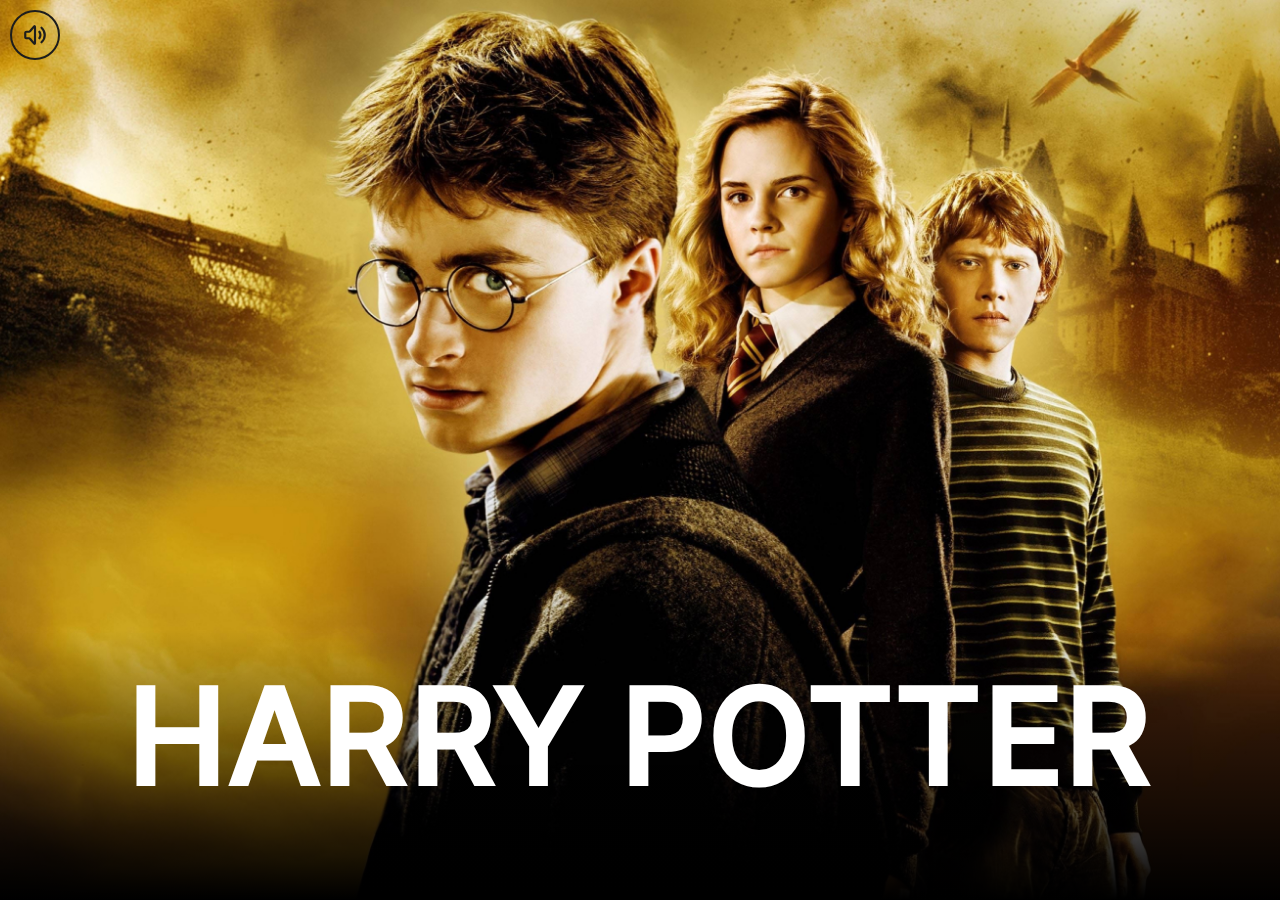
<file: index.html>
<!DOCTYPE html>
<html lang="en">
  <head>
    <meta charset="UTF-8" />
    <meta name="viewport" content="width=device-width, initial-scale=1.0" />
    <title>Harry Potter</title>
    <link rel="stylesheet" href="/css/styles.css" />
    <link rel="icon" href="/images/icons/favicon.svg" />
  </head>
  <body>
    <main class="hero">
      <button class="hero__volume" type="button">
        <svg
          class="hero__icon"
          viewBox="0 0 24 24"
          fill="none"
          xmlns="http://www.w3.org/2000/svg"
          width="26"
          height="26"
        >
          <g id="SVGRepo_bgCarrier" stroke-width="0"></g>
          <g id="SVGRepo_tracerCarrier" stroke-linecap="round" stroke-linejoin="round"></g>
          <g id="SVGRepo_iconCarrier">
            <path
              d="M16.0004 9.00009C16.6281 9.83575 17 10.8745 17 12.0001C17 13.1257 16.6281 14.1644 16.0004 15.0001M18 5.29177C19.8412 6.93973 21 9.33459 21 12.0001C21 14.6656 19.8412 17.0604 18 18.7084M4.6 9.00009H5.5012C6.05213 9.00009 6.32759 9.00009 6.58285 8.93141C6.80903 8.87056 7.02275 8.77046 7.21429 8.63566C7.43047 8.48353 7.60681 8.27191 7.95951 7.84868L10.5854 4.69758C11.0211 4.17476 11.2389 3.91335 11.4292 3.88614C11.594 3.86258 11.7597 3.92258 11.8712 4.04617C12 4.18889 12 4.52917 12 5.20973V18.7904C12 19.471 12 19.8113 11.8712 19.954C11.7597 20.0776 11.594 20.1376 11.4292 20.114C11.239 20.0868 11.0211 19.8254 10.5854 19.3026L7.95951 16.1515C7.60681 15.7283 7.43047 15.5166 7.21429 15.3645C7.02275 15.2297 6.80903 15.1296 6.58285 15.0688C6.32759 15.0001 6.05213 15.0001 5.5012 15.0001H4.6C4.03995 15.0001 3.75992 15.0001 3.54601 14.8911C3.35785 14.7952 3.20487 14.6422 3.10899 14.4541C3 14.2402 3 13.9601 3 13.4001V10.6001C3 10.04 3 9.76001 3.10899 9.54609C3.20487 9.35793 3.35785 9.20495 3.54601 9.10908C3.75992 9.00009 4.03995 9.00009 4.6 9.00009Z"
              stroke="#000000"
              stroke-width="2"
              stroke-linecap="round"
              stroke-linejoin="round"
            ></path>
          </g>
        </svg>
        <span class="hero__volume-close"></span>
        <span class="visually-hidden">button music</span>
      </button>
      <audio class="hero__audio" src="/music/bgmusic.mp3" autoplay loop></audio>
      <a class="hero__link" href="welcome.html">
        <h1 class="hero__title">harry potter</h1>
        <span class="visually-hidden">next page - welcome</span>
      </a>
    </main>
    <script src="/js/index.js"></script>
  </body>
</html>
</file>
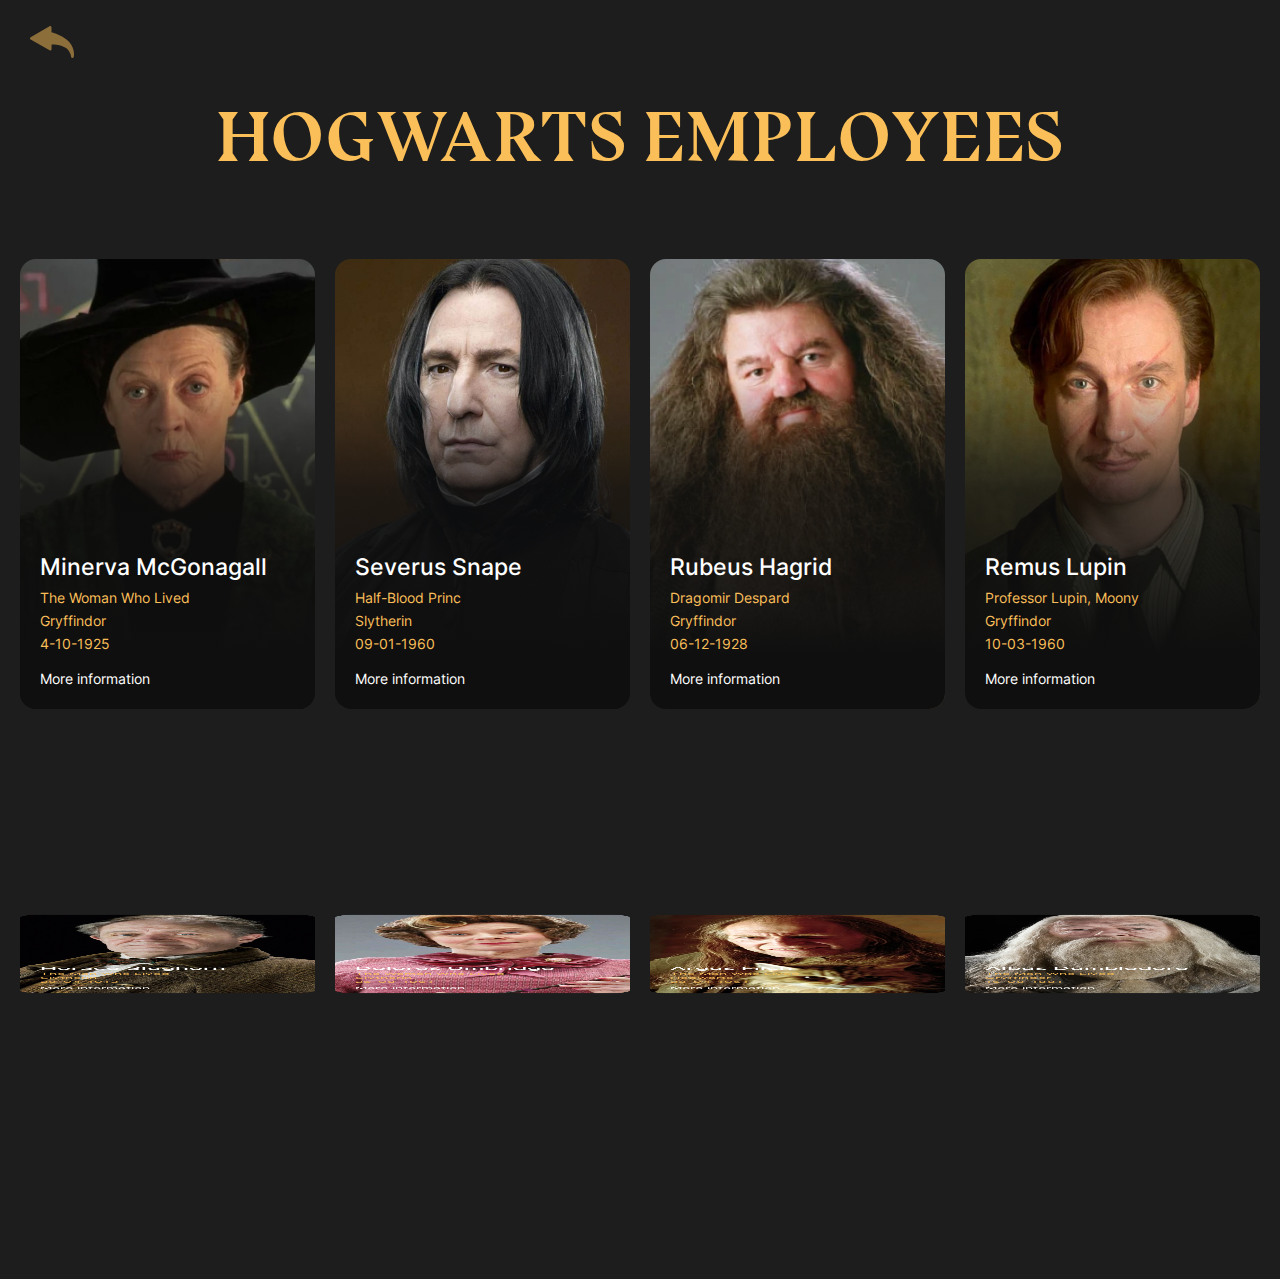
<file: employees.html>
<!DOCTYPE html>
<html lang="en">
  <head>
    <meta charset="UTF-8" />
    <meta name="viewport" content="width=device-width, initial-scale=1.0" />
    <title>Harry Potter</title>
    <link rel="stylesheet" href="/css/styles.css" />
    <link rel="icon" href="/images/icons/favicon.svg" />
  </head>
  <body>
    <a class="back-arrow" href="./welcome.html" title="Back to all characters">
      <svg
        version="1.1"
        id="Capa_1"
        xmlns="http://www.w3.org/2000/svg"
        xmlns:xlink="http://www.w3.org/1999/xlink"
        width="44"
        height="44"
        viewBox="0 0 414.34 414.34"
        xml:space="preserve"
      >
        <g>
          <path
            d="M6.076,162.616L183.835,58.601c3.795-2.222,8.485-2.241,12.304-0.057c3.815,2.187,6.17,6.246,6.174,10.644l0.036,46.966
  		c0.213,0.052,0.38,0.094,0.495,0.126c4.441,1.239,9.163,2.603,14.854,4.294c18.457,5.483,37.417,12.593,59.668,22.374
  		c19.31,8.487,38.2,19.442,56.149,32.559c12.826,9.373,24.895,20.182,35.867,32.126c29.857,32.497,46.216,75.647,44.881,118.391
  		c-0.233,7.489-1.076,14.674-1.869,20.716c-0.787,6.008-5.84,10.542-11.897,10.678c-0.093,0.002-0.187,0.003-0.277,0.003
  		c-5.939,0-11.048-4.263-12.086-10.14c-3.304-18.678-8.574-34.021-16.111-46.909c-9.42-16.104-22.223-29.625-37.021-39.103
  		c-12.718-8.145-26.153-14.396-41.075-19.113c-17.405-5.503-36.597-8.951-58.671-10.545c-8.906-0.643-18.502-0.967-30.2-1.02
  		c-0.354,0-1.112,0.007-2.098,0.019l-0.032,44.29c-0.004,4.372-2.332,8.413-6.113,10.608c-3.782,2.196-8.446,2.214-12.245,0.048
  		L6.196,183.879c-3.81-2.172-6.172-6.21-6.196-10.597C-0.025,168.897,2.291,164.832,6.076,162.616z"
          />
        </g>
      </svg>
    </a>
    <main class="characters">
      <div class="characters__container container">
        <h1 class="characters__title title">Hogwarts employees</h1>
        <ul class="characters__list">
          <li class="characters__item">
            <article
              class="personage-card"
              data-name="Minerva McGonagall"
              data-alternate-names="The Woman Who Lived, The Chosen One"
              data-species="Human"
              data-gender="Female"
              data-house="Gryffindor"
              data-birthday="4-10-1925"
              data-year="1925"
              data-wizard="True"
              data-ancestry="Half-blood"
              data-eye-color="Green"
              data-hair-color="Black"
              data-wand="Wood : holly, core : phoenix feather, length : 11"
              data-patronus="Tabby cat"
              data-student="False"
              data-staff="True"
              data-actor="Maggie Smith"
              data-alive="True"
            >
              <img
                class="personage-card__photo"
                src="./images/employees/Minerva.jpg"
                alt=""
                width="295"
                height="450"
                loading="lazy"
              />
              <div class="personage-card__container">
                <h2 class="personage-card__title">Minerva McGonagall</h2>
                <div class="personage-card__text">The Woman Who Lived</div>
                <div class="personage-card__school">Gryffindor</div>
                <div class="personage-card__birthday">4-10-1925</div>
              </div>
              <a class="personage-card__button" href="#">
                <span class="personage-card__button-label">More information</span>
                <span class="personage-card__button-wrapper">
                  <svg
                    width="24"
                    height="14"
                    viewBox="0 0 24 14"
                    fill="none"
                    xmlns="http://www.w3.org/2000/svg"
                  >
                    <path
                      d="M16 -3.49691e-07C16 0.742 16.733 1.85 17.475 2.78C18.429 3.98 19.569 5.027 20.876 5.826C21.856 6.425 23.044 7 24 7M24 7C23.044 7 21.855 7.575 20.876 8.174C19.569 8.974 18.429 10.021 17.475 11.219C16.733 12.15 16 13.26 16 14M24 7L-3.0598e-07 7"
                      stroke="white"
                      stroke-width="1.5"
                    />
                  </svg>
                </span>
              </a>
            </article>
          </li>
          <li class="characters__item">
            <article
              class="personage-card"
              data-name="Severus Snape"
              data-alternate-names="Half-Blood Princ"
              data-species="Human"
              data-gender="Male"
              data-house="Slytherin"
              data-birthday="09-01-1960"
              data-year="1960"
              data-wizard="True"
              data-ancestry="Half-blood"
              data-eye-color="Green"
              data-hair-color="Black"
              data-wand="Wood : holly, core : phoenix feather, length : 11"
              data-patronus="Doe"
              data-student="False"
              data-staff="True"
              data-actor="Alan Rickman"
              data-alive="False"
            >
              <img
                class="personage-card__photo"
                src="./images/employees/Severus.jpg"
                alt=""
                width="295"
                height="450"
                loading="lazy"
              />
              <div class="personage-card__container">
                <h2 class="personage-card__title">Severus Snape</h2>
                <div class="personage-card__text">Half-Blood Princ</div>
                <div class="personage-card__school">Slytherin</div>
                <div class="personage-card__birthday">09-01-1960</div>
              </div>
              <a class="personage-card__button" href="#">
                <span class="personage-card__button-label">More information</span>
                <span class="personage-card__button-wrapper">
                  <svg
                    width="24"
                    height="14"
                    viewBox="0 0 24 14"
                    fill="none"
                    xmlns="http://www.w3.org/2000/svg"
                  >
                    <path
                      d="M16 -3.49691e-07C16 0.742 16.733 1.85 17.475 2.78C18.429 3.98 19.569 5.027 20.876 5.826C21.856 6.425 23.044 7 24 7M24 7C23.044 7 21.855 7.575 20.876 8.174C19.569 8.974 18.429 10.021 17.475 11.219C16.733 12.15 16 13.26 16 14M24 7L-3.0598e-07 7"
                      stroke="white"
                      stroke-width="1.5"
                    />
                  </svg>
                </span>
              </a>
            </article>
          </li>
          <li class="characters__item">
            <article
              class="personage-card"
              data-name="Rubeus Hagrid"
              data-alternate-names="Dragomir Despard"
              data-species="Human"
              data-gender="Male"
              data-house="Gryffindor"
              data-birthday="06-12-1928"
              data-year="1928"
              data-wizard="True"
              data-ancestry="Half-blood"
              data-eye-color="Green"
              data-hair-color="Black"
              data-wand="Wood : holly, core : phoenix feather, length : 11"
              data-patronus="Did not have"
              data-student="False"
              data-staff="True"
              data-actor="Robbie Coltrane"
              data-alive="False"
            >
              <img
                class="personage-card__photo"
                src="./images/employees/Rubeus.jpg"
                alt=""
                width="295"
                height="450"
                loading="lazy"
              />
              <div class="personage-card__container">
                <h2 class="personage-card__title">Rubeus Hagrid</h2>
                <div class="personage-card__text">Dragomir Despard</div>
                <div class="personage-card__school">Gryffindor</div>
                <div class="personage-card__birthday">06-12-1928</div>
              </div>
              <a class="personage-card__button" href="#">
                <span class="personage-card__button-label">More information</span>
                <span class="personage-card__button-wrapper">
                  <svg
                    width="24"
                    height="14"
                    viewBox="0 0 24 14"
                    fill="none"
                    xmlns="http://www.w3.org/2000/svg"
                  >
                    <path
                      d="M16 -3.49691e-07C16 0.742 16.733 1.85 17.475 2.78C18.429 3.98 19.569 5.027 20.876 5.826C21.856 6.425 23.044 7 24 7M24 7C23.044 7 21.855 7.575 20.876 8.174C19.569 8.974 18.429 10.021 17.475 11.219C16.733 12.15 16 13.26 16 14M24 7L-3.0598e-07 7"
                      stroke="white"
                      stroke-width="1.5"
                    />
                  </svg>
                </span>
              </a>
            </article>
          </li>
          <li class="characters__item">
            <article
              class="personage-card"
              data-name="Remus Lupin"
              data-alternate-names="Professor Lupin, Moony"
              data-species="Human"
              data-gender="Male"
              data-house="Gryffindor"
              data-birthday="10-03-1960"
              data-year="1960"
              data-wizard="True"
              data-ancestry="Half-blood"
              data-eye-color="Green"
              data-hair-color="Black"
              data-wand="Wood : holly, core : phoenix feather, length : 11"
              data-patronus="Did not have"
              data-student="False"
              data-staff="True"
              data-actor="David Thewlis"
              data-alive="True"
            >
              <img
                class="personage-card__photo"
                src="./images/employees/Remus.jpg"
                alt=""
                width="295"
                height="450"
                loading="lazy"
              />
              <div class="personage-card__container">
                <h2 class="personage-card__title">Remus Lupin</h2>
                <div class="personage-card__text">Professor Lupin, Moony</div>
                <div class="personage-card__school">Gryffindor</div>
                <div class="personage-card__birthday">10-03-1960</div>
              </div>
              <a class="personage-card__button" href="#">
                <span class="personage-card__button-label">More information</span>
                <span class="personage-card__button-wrapper">
                  <svg
                    width="24"
                    height="14"
                    viewBox="0 0 24 14"
                    fill="none"
                    xmlns="http://www.w3.org/2000/svg"
                  >
                    <path
                      d="M16 -3.49691e-07C16 0.742 16.733 1.85 17.475 2.78C18.429 3.98 19.569 5.027 20.876 5.826C21.856 6.425 23.044 7 24 7M24 7C23.044 7 21.855 7.575 20.876 8.174C19.569 8.974 18.429 10.021 17.475 11.219C16.733 12.15 16 13.26 16 14M24 7L-3.0598e-07 7"
                      stroke="white"
                      stroke-width="1.5"
                    />
                  </svg>
                </span>
              </a>
            </article>
          </li>
          <li class="characters__item">
            <article
              class="personage-card personage-card--active"
              data-name="Horace Slughorn"
              data-alternate-names="The Man Who Lived"
              data-species="Human"
              data-gender="Male"
              data-house="Slytherin"
              data-birthday="28-04-1913"
              data-year="1913"
              data-wizard="True"
              data-ancestry="Half-blood"
              data-eye-color="Gooseberry"
              data-hair-color="Straw blond"
              data-wand="Wood : holly, core : phoenix feather, length : 11"
              data-patronus="Did not have"
              data-student="False"
              data-staff="True"
              data-actor="Jim Broadbent"
              data-alive="True"
            >
              <img
                class="personage-card__photo"
                src="./images/employees/Horace.jpg"
                alt=""
                width="295"
                height="450"
                loading="lazy"
              />
              <div class="personage-card__container">
                <h2 class="personage-card__title">Horace Slughorn</h2>
                <div class="personage-card__text">The Man Who Lived</div>
                <div class="personage-card__school">Slytherin</div>
                <div class="personage-card__birthday">28-04-1913</div>
              </div>
              <a class="personage-card__button" href="#">
                <span class="personage-card__button-label">More information</span>
                <span class="personage-card__button-wrapper">
                  <svg
                    width="24"
                    height="14"
                    viewBox="0 0 24 14"
                    fill="none"
                    xmlns="http://www.w3.org/2000/svg"
                  >
                    <path
                      d="M16 -3.49691e-07C16 0.742 16.733 1.85 17.475 2.78C18.429 3.98 19.569 5.027 20.876 5.826C21.856 6.425 23.044 7 24 7M24 7C23.044 7 21.855 7.575 20.876 8.174C19.569 8.974 18.429 10.021 17.475 11.219C16.733 12.15 16 13.26 16 14M24 7L-3.0598e-07 7"
                      stroke="white"
                      stroke-width="1.5"
                    />
                  </svg>
                </span>
              </a>
            </article>
          </li>
          <li class="characters__item">
            <article
              class="personage-card personage-card--active"
              data-name="Dolores Umbridge"
              data-alternate-names="The Woman Who Lived, The Chosen One"
              data-species="Human"
              data-gender="Female"
              data-house="Slytherin"
              data-birthday="26-08-1961"
              data-year="1961"
              data-wizard="True"
              data-ancestry="Half-blood"
              data-eye-color="Green"
              data-hair-color="Mouse brown"
              data-wand="Wood : holly, core : phoenix feather, length : 11"
              data-patronus="Persian cat"
              data-student="False"
              data-staff="True"
              data-actor="Imelda Staunton"
              data-alive="True"
            >
              <img
                class="personage-card__photo"
                src="./images/employees/Dolores.jpg"
                alt=""
                width="295"
                height="450"
                loading="lazy"
              />
              <div class="personage-card__container">
                <h2 class="personage-card__title">Dolores Umbridge</h2>
                <div class="personage-card__text">The Woman Who Lived</div>
                <div class="personage-card__school">Slytherin</div>
                <div class="personage-card__birthday">26-08-1961</div>
              </div>
              <a class="personage-card__button" href="#">
                <span class="personage-card__button-label">More information</span>
                <span class="personage-card__button-wrapper">
                  <svg
                    width="24"
                    height="14"
                    viewBox="0 0 24 14"
                    fill="none"
                    xmlns="http://www.w3.org/2000/svg"
                  >
                    <path
                      d="M16 -3.49691e-07C16 0.742 16.733 1.85 17.475 2.78C18.429 3.98 19.569 5.027 20.876 5.826C21.856 6.425 23.044 7 24 7M24 7C23.044 7 21.855 7.575 20.876 8.174C19.569 8.974 18.429 10.021 17.475 11.219C16.733 12.15 16 13.26 16 14M24 7L-3.0598e-07 7"
                      stroke="white"
                      stroke-width="1.5"
                    />
                  </svg>
                </span>
              </a>
            </article>
          </li>
          <li class="characters__item">
            <article
              class="personage-card personage-card--active"
              data-name="Argus Filch"
              data-alternate-names="The Man Who Lived"
              data-species="Human"
              data-gender="Male"
              data-house="Hogwarts"
              data-birthday="28-04-1951"
              data-year="1951"
              data-wizard="True"
              data-ancestry="Squib"
              data-eye-color="Pale"
              data-hair-color="Grey"
              data-wand="Wood : holly, core : phoenix feather, length : 11"
              data-patronus="Did not have"
              data-student="False"
              data-staff="True"
              data-actor="David Bradley"
              data-alive="True"
            >
              <img
                class="personage-card__photo"
                src="./images/employees/Argus.jpg"
                alt=""
                width="295"
                height="450"
                loading="lazy"
              />
              <div class="personage-card__container">
                <h2 class="personage-card__title">Argus Filch</h2>
                <div class="personage-card__text">The Man Who Lived</div>
                <div class="personage-card__school">Hogwarts</div>
                <div class="personage-card__birthday">28-04-1951</div>
              </div>
              <a class="personage-card__button" href="#">
                <span class="personage-card__button-label">More information</span>
                <span class="personage-card__button-wrapper">
                  <svg
                    width="24"
                    height="14"
                    viewBox="0 0 24 14"
                    fill="none"
                    xmlns="http://www.w3.org/2000/svg"
                  >
                    <path
                      d="M16 -3.49691e-07C16 0.742 16.733 1.85 17.475 2.78C18.429 3.98 19.569 5.027 20.876 5.826C21.856 6.425 23.044 7 24 7M24 7C23.044 7 21.855 7.575 20.876 8.174C19.569 8.974 18.429 10.021 17.475 11.219C16.733 12.15 16 13.26 16 14M24 7L-3.0598e-07 7"
                      stroke="white"
                      stroke-width="1.5"
                    />
                  </svg>
                </span>
              </a>
            </article>
          </li>
          <li class="characters__item">
            <article
              class="personage-card personage-card--active"
              data-name="Albus Dumbledore"
              data-alternate-names="The Man Who Lived"
              data-species="Human"
              data-gender="Male"
              data-house="Gryffindor"
              data-birthday="16-08-1881"
              data-year="1881"
              data-wizard="True"
              data-ancestry="Half-blood"
              data-eye-color="Blue"
              data-hair-color="Auburn, Silver"
              data-wand="Unknown length, wood and core (formerly) 15, Elder, Thestral tail hair core"
              data-patronus="Phoenix"
              data-student="False"
              data-staff="Hogwarts professor"
              data-actor="Michael Gambon"
              data-alive="False"
            >
              <img
                class="personage-card__photo"
                src="./images/employees/Albus.jpg"
                alt=""
                width="295"
                height="450"
                loading="lazy"
              />
              <div class="personage-card__container">
                <h2 class="personage-card__title">Albus Dumbledore</h2>
                <div class="personage-card__text">The Man Who Lived</div>
                <div class="personage-card__school">Gryffindor</div>
                <div class="personage-card__birthday">16-08-1881</div>
              </div>
              <a class="personage-card__button" href="#">
                <span class="personage-card__button-label">More information</span>
                <span class="personage-card__button-wrapper">
                  <svg
                    width="24"
                    height="14"
                    viewBox="0 0 24 14"
                    fill="none"
                    xmlns="http://www.w3.org/2000/svg"
                  >
                    <path
                      d="M16 -3.49691e-07C16 0.742 16.733 1.85 17.475 2.78C18.429 3.98 19.569 5.027 20.876 5.826C21.856 6.425 23.044 7 24 7M24 7C23.044 7 21.855 7.575 20.876 8.174C19.569 8.974 18.429 10.021 17.475 11.219C16.733 12.15 16 13.26 16 14M24 7L-3.0598e-07 7"
                      stroke="white"
                      stroke-width="1.5"
                    />
                  </svg>
                </span>
              </a>
            </article>
          </li>
        </ul>
      </div>
    </main>

    <div class="tooltip">
      <div class="tooltip__name">
        Name: <span class="tooltip-accent-color" id="tooltip-name"></span>
      </div>
      <div class="tooltip__alternate-name">
        Alternate names: <span class="tooltip-accent-color" id="tooltip-alternate-names"></span>
      </div>
      <div class="tooltip__species">
        Species: <span class="tooltip-accent-color" id="tooltip-species"></span>
      </div>
      <div class="tooltip__gender">
        Gender: <span class="tooltip-accent-color" id="tooltip-gender"></span>
      </div>
      <div class="tooltip__house">
        House: <span class="tooltip-accent-color" id="tooltip-house"></span>
      </div>
      <div class="tooltip__birthday">
        Date of birth: <span class="tooltip-accent-color" id="tooltip-birthday"></span>
      </div>
      <div class="tooltip__year">
        Year of birth: <span class="tooltip-accent-color" id="tooltip-year"></span>
      </div>
      <div class="tooltip__wizard">
        Wizard: <span class="tooltip-accent-color" id="tooltip-wizard"></span>
      </div>
      <div class="tooltip__ancestry">
        Ancestry: <span class="tooltip-accent-color" id="tooltip-ancestry"></span>
      </div>
      <div class="tooltip__eye-color">
        Eye color: <span class="tooltip-accent-color" id="tooltip-eye-color"></span>
      </div>
      <div class="tooltip__hair-color">
        Hair color: <span class="tooltip-accent-color" id="tooltip-hair-color"></span>
      </div>
      <div class="tooltip__wand">
        Wand:
        <span class="tooltip-accent-color" id="tooltip-wand"></span>
      </div>
      <div class="tooltip__patronus">
        Patronus: <span class="tooltip-accent-color" id="tooltip-patronus"></span>
      </div>
      <div class="tooltip__personage">
        Hogwarts personage: <span class="tooltip-accent-color" id="tooltip-personage"></span>
      </div>
      <div class="tooltip__staff">
        Hogwarts staff: <span class="tooltip-accent-color" id="tooltip-staff"></span>
      </div>
      <div class="tooltip__actor">
        Actor: <span class="tooltip-accent-color" id="tooltip-actor"></span>
      </div>
      <div class="tooltip__alive">
        Alive: <span class="tooltip-accent-color" id="tooltip-alive"></span>
      </div>
    </div>

    <script src="./js/characters-title.js"></script>
    <script src="./js/tooltip.js"></script>
    <script src="./js/scrolldown.js"></script>
  </body>
</html>
</file>
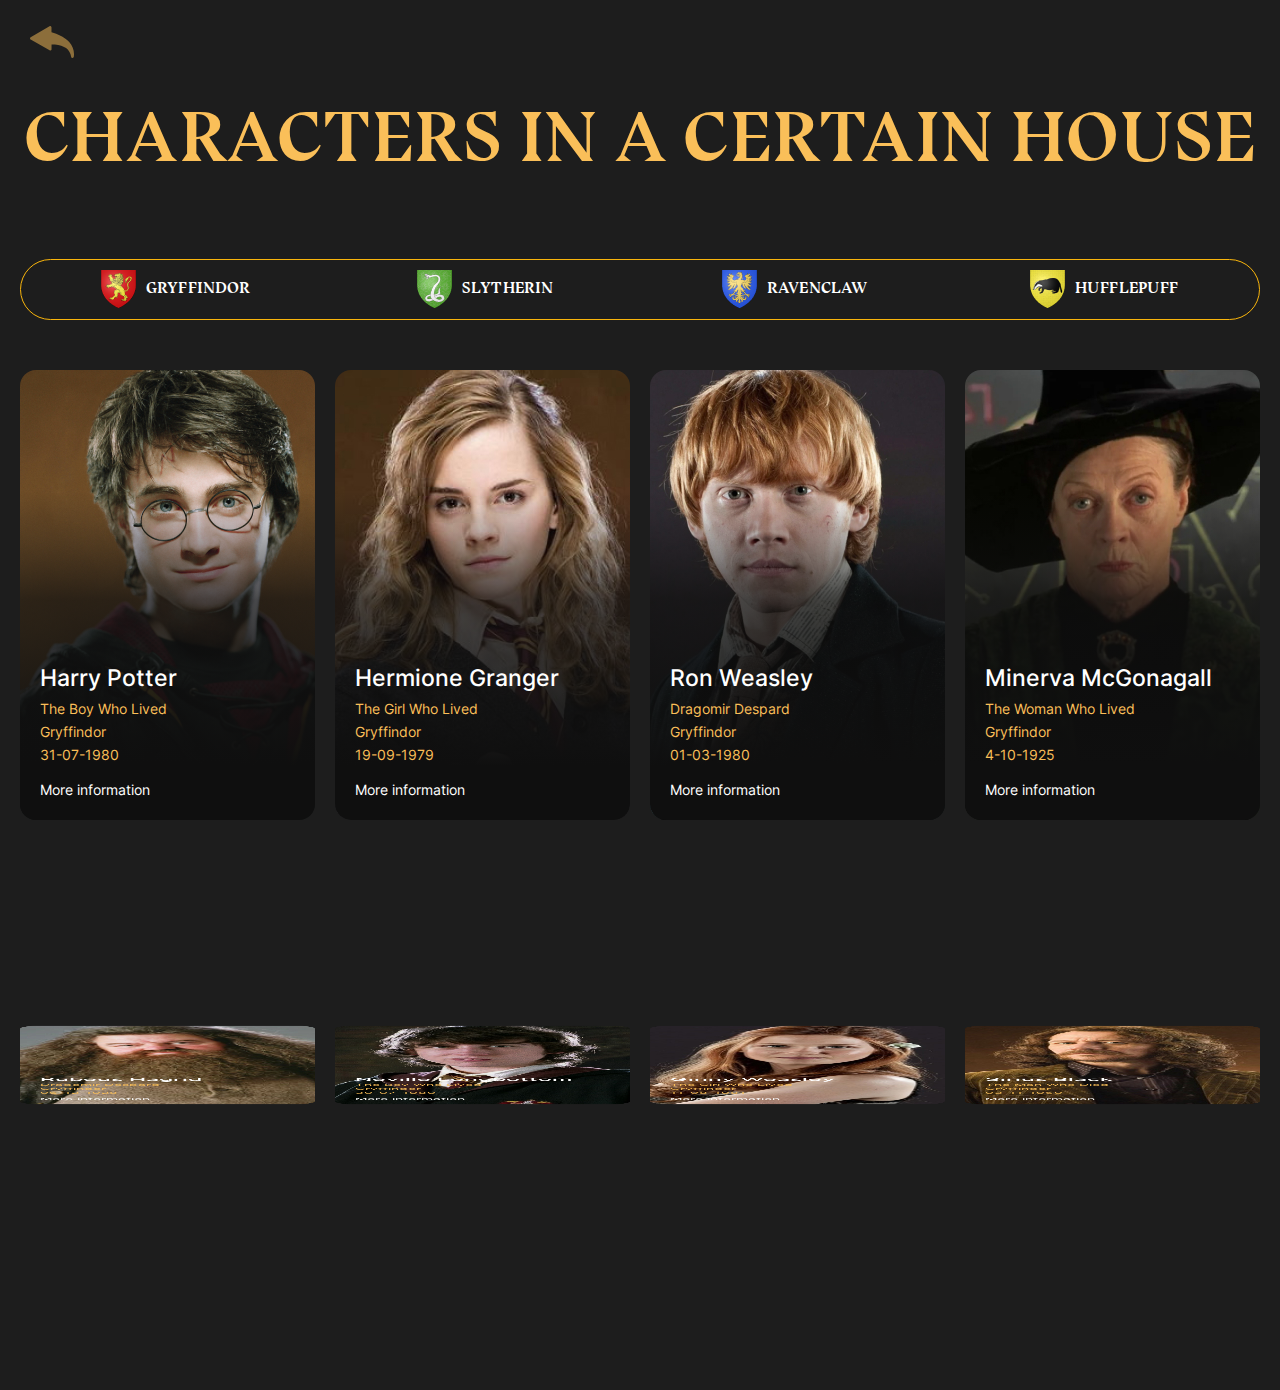
<file: housemates.html>
<!DOCTYPE html>
<html lang="en">
  <head>
    <meta charset="UTF-8" />
    <meta name="viewport" content="width=device-width, initial-scale=1.0" />
    <title>Harry Potter</title>
    <link rel="stylesheet" href="./css/styles.css" />
    <link rel="icon" href="/images/icons/favicon.svg" />
  </head>
  <body>
    <a class="back-arrow" href="./welcome.html" title="Back to all characters">
      <svg
        version="1.1"
        id="Capa_1"
        xmlns="http://www.w3.org/2000/svg"
        xmlns:xlink="http://www.w3.org/1999/xlink"
        width="44"
        height="44"
        viewBox="0 0 414.34 414.34"
        xml:space="preserve"
      >
        <g>
          <path
            d="M6.076,162.616L183.835,58.601c3.795-2.222,8.485-2.241,12.304-0.057c3.815,2.187,6.17,6.246,6.174,10.644l0.036,46.966
  		c0.213,0.052,0.38,0.094,0.495,0.126c4.441,1.239,9.163,2.603,14.854,4.294c18.457,5.483,37.417,12.593,59.668,22.374
  		c19.31,8.487,38.2,19.442,56.149,32.559c12.826,9.373,24.895,20.182,35.867,32.126c29.857,32.497,46.216,75.647,44.881,118.391
  		c-0.233,7.489-1.076,14.674-1.869,20.716c-0.787,6.008-5.84,10.542-11.897,10.678c-0.093,0.002-0.187,0.003-0.277,0.003
  		c-5.939,0-11.048-4.263-12.086-10.14c-3.304-18.678-8.574-34.021-16.111-46.909c-9.42-16.104-22.223-29.625-37.021-39.103
  		c-12.718-8.145-26.153-14.396-41.075-19.113c-17.405-5.503-36.597-8.951-58.671-10.545c-8.906-0.643-18.502-0.967-30.2-1.02
  		c-0.354,0-1.112,0.007-2.098,0.019l-0.032,44.29c-0.004,4.372-2.332,8.413-6.113,10.608c-3.782,2.196-8.446,2.214-12.245,0.048
  		L6.196,183.879c-3.81-2.172-6.172-6.21-6.196-10.597C-0.025,168.897,2.291,164.832,6.076,162.616z"
          />
        </g>
      </svg>
    </a>
    <main class="characters">
      <div class="characters__container container">
        <h1 class="characters__title title">Characters in a certain house</h1>
        <div class="characters__nav">
          <ul class="characters__nav-list">
            <li class="characters__nav-item">
              <button class="characters__nav-button" type="button">
                <img
                  class="characters__nav-image"
                  src="./images/icons/Gryffindor-icon.png"
                  alt=""
                />
                <span>Gryffindor</span>
              </button>
            </li>
            <li class="characters__nav-item">
              <button class="characters__nav-button" type="button">
                <img class="characters__nav-image" src="./images/icons/Slytherin-icon.png" alt="" />
                <span>Slytherin</span>
              </button>
            </li>
            <li class="characters__nav-item">
              <button class="characters__nav-button" type="button">
                <img class="characters__nav-image" src="./images/icons/Ravenclaw-icon.png" alt="" />
                <span>Ravenclaw</span>
              </button>
            </li>
            <li class="characters__nav-item">
              <button class="characters__nav-button" type="button">
                <img
                  class="characters__nav-image"
                  src="./images/icons/Hufflepuff-icon.png"
                  alt=""
                />
                <span>Hufflepuff</span>
              </button>
            </li>
          </ul>
        </div>
        <ul class="characters__list">
          <li class="characters__item">
            <article
              class="personage-card"
              data-name="Harry Potter"
              data-alternate-names="The Boy Who Lived, The Chosen One"
              data-species="Human"
              data-gender="Male"
              data-house="Gryffindor"
              data-birthday="31-07-1980"
              data-year="1980"
              data-wizard="True"
              data-ancestry="Half-blood"
              data-eye-color="Bright green"
              data-hair-color="Jet-black"
              data-wand="Wood : holly, core : phoenix feather, length : 11"
              data-patronus="Stag"
              data-student="True"
              data-staff="False"
              data-actor="Daniel Radcliff"
              data-alive="True"
            >
              <img
                class="personage-card__photo"
                src="./images/students/Harry-Potter.jpg"
                alt="Harry Potter photo"
                width="295"
                height="450"
                loading="lazy"
              />
              <div class="personage-card__container">
                <h2 class="personage-card__title">Harry Potter</h2>
                <div class="personage-card__text">The Boy Who Lived</div>
                <div class="personage-card__school">Gryffindor</div>
                <div class="personage-card__birthday">31-07-1980</div>
              </div>
              <a class="personage-card__button" href="#">
                <span class="personage-card__button-label">More information</span>
                <span class="personage-card__button-wrapper">
                  <svg
                    width="24"
                    height="14"
                    viewBox="0 0 24 14"
                    fill="none"
                    xmlns="http://www.w3.org/2000/svg"
                  >
                    <path
                      d="M16 -3.49691e-07C16 0.742 16.733 1.85 17.475 2.78C18.429 3.98 19.569 5.027 20.876 5.826C21.856 6.425 23.044 7 24 7M24 7C23.044 7 21.855 7.575 20.876 8.174C19.569 8.974 18.429 10.021 17.475 11.219C16.733 12.15 16 13.26 16 14M24 7L-3.0598e-07 7"
                      stroke="white"
                      stroke-width="1.5"
                    />
                  </svg>
                </span>
              </a>
            </article>
          </li>
          <li class="characters__item">
            <article
              class="personage-card"
              data-name="Hermione Granger"
              data-alternate-names="The Girl Who Lived, The Chosen One"
              data-species="Human"
              data-gender="Female"
              data-house="Gryffindor"
              data-birthday="19-09-1979"
              data-year="1979"
              data-wizard="True"
              data-ancestry="Muggle-born"
              data-eye-color="Brown"
              data-hair-color="Brown"
              data-wand="10¾, Vine, dragon heartstring"
              data-patronus="Otter"
              data-student="True"
              data-staff="False"
              data-actor="Emma Watson"
              data-alive="True"
            >
              <img
                class="personage-card__photo"
                src="./images/students/Hermione-Granger.jpg"
                alt="Hermione Granger photo"
                width="295"
                height="450"
                loading="lazy"
              />
              <div class="personage-card__container">
                <h2 class="personage-card__title">Hermione Granger</h2>
                <div class="personage-card__text">The Girl Who Lived</div>
                <div class="personage-card__school">Gryffindor</div>
                <div class="personage-card__birthday">19-09-1979</div>
              </div>
              <a class="personage-card__button" href="#">
                <span class="personage-card__button-label">More information</span>
                <span class="personage-card__button-wrapper">
                  <svg
                    width="24"
                    height="14"
                    viewBox="0 0 24 14"
                    fill="none"
                    xmlns="http://www.w3.org/2000/svg"
                  >
                    <path
                      d="M16 -3.49691e-07C16 0.742 16.733 1.85 17.475 2.78C18.429 3.98 19.569 5.027 20.876 5.826C21.856 6.425 23.044 7 24 7M24 7C23.044 7 21.855 7.575 20.876 8.174C19.569 8.974 18.429 10.021 17.475 11.219C16.733 12.15 16 13.26 16 14M24 7L-3.0598e-07 7"
                      stroke="white"
                      stroke-width="1.5"
                    />
                  </svg>
                </span>
              </a>
            </article>
          </li>
          <li class="characters__item">
            <article
              class="personage-card"
              data-name="Ron Weasley"
              data-alternate-names="The Boy Who Lived, The Chosen One"
              data-species="Human"
              data-gender="Male"
              data-house="Gryffindor"
              data-birthday="01-03-1980"
              data-year="1980"
              data-wizard="True"
              data-ancestry="Pure-blood"
              data-eye-color="Blue"
              data-hair-color="Red"
              data-wand="Wood : holly, core : phoenix feather, length : 11"
              data-patronus="Jack Russell terrier"
              data-student="True"
              data-staff="False"
              data-actor="Rupert Grint"
              data-alive="True"
            >
              <img
                class="personage-card__photo"
                src="./images/students/Ron-Weasley.jpg"
                alt="Ron Weasley photo"
                width="295"
                height="450"
                loading="lazy"
              />
              <div class="personage-card__container">
                <h2 class="personage-card__title">Ron Weasley</h2>
                <div class="personage-card__text">Dragomir Despard</div>
                <div class="personage-card__school">Gryffindor</div>
                <div class="personage-card__birthday">01-03-1980</div>
              </div>
              <a class="personage-card__button" href="#">
                <span class="personage-card__button-label">More information</span>
                <span class="personage-card__button-wrapper">
                  <svg
                    width="24"
                    height="14"
                    viewBox="0 0 24 14"
                    fill="none"
                    xmlns="http://www.w3.org/2000/svg"
                  >
                    <path
                      d="M16 -3.49691e-07C16 0.742 16.733 1.85 17.475 2.78C18.429 3.98 19.569 5.027 20.876 5.826C21.856 6.425 23.044 7 24 7M24 7C23.044 7 21.855 7.575 20.876 8.174C19.569 8.974 18.429 10.021 17.475 11.219C16.733 12.15 16 13.26 16 14M24 7L-3.0598e-07 7"
                      stroke="white"
                      stroke-width="1.5"
                    />
                  </svg>
                </span>
              </a>
            </article>
          </li>
          <li class="characters__item">
            <article
              class="personage-card"
              data-name="Minerva McGonagall"
              data-alternate-names="The Woman Who Lived, The Chosen One"
              data-species="Human"
              data-gender="Female"
              data-house="Gryffindor"
              data-birthday="4-10-1925"
              data-year="1925"
              data-wizard="True"
              data-ancestry="Half-blood"
              data-eye-color="Green"
              data-hair-color="Black"
              data-wand="Wood : holly, core : phoenix feather, length : 11"
              data-patronus="Tabby cat"
              data-student="False"
              data-staff="True"
              data-actor="Maggie Smith"
              data-alive="True"
            >
              <img
                class="personage-card__photo"
                src="./images/employees/Minerva.jpg"
                alt="Minerva McGonagall photo"
                width="295"
                height="450"
                loading="lazy"
              />
              <div class="personage-card__container">
                <h2 class="personage-card__title">Minerva McGonagall</h2>
                <div class="personage-card__text">The Woman Who Lived</div>
                <div class="personage-card__school">Gryffindor</div>
                <div class="personage-card__birthday">4-10-1925</div>
              </div>
              <a class="personage-card__button" href="#">
                <span class="personage-card__button-label">More information</span>
                <span class="personage-card__button-wrapper">
                  <svg
                    width="24"
                    height="14"
                    viewBox="0 0 24 14"
                    fill="none"
                    xmlns="http://www.w3.org/2000/svg"
                  >
                    <path
                      d="M16 -3.49691e-07C16 0.742 16.733 1.85 17.475 2.78C18.429 3.98 19.569 5.027 20.876 5.826C21.856 6.425 23.044 7 24 7M24 7C23.044 7 21.855 7.575 20.876 8.174C19.569 8.974 18.429 10.021 17.475 11.219C16.733 12.15 16 13.26 16 14M24 7L-3.0598e-07 7"
                      stroke="white"
                      stroke-width="1.5"
                    />
                  </svg>
                </span>
              </a>
            </article>
          </li>
          <li class="characters__item">
            <article
              class="personage-card personage-card--active"
              data-name="Rubeus Hagrid"
              data-alternate-names="Dragomir Despard"
              data-species="Human"
              data-gender="Male"
              data-house="Gryffindor"
              data-birthday="06-12-1928"
              data-year="1928"
              data-wizard="True"
              data-ancestry="Half-blood"
              data-eye-color="Green"
              data-hair-color="Black"
              data-wand="Wood : holly, core : phoenix feather, length : 11"
              data-patronus="Did not have"
              data-student="False"
              data-staff="True"
              data-actor="Robbie Coltrane"
              data-alive="False"
            >
              <img
                class="personage-card__photo"
                src="./images/employees/Rubeus.jpg"
                alt="Rubeus Hagrid photo"
                width="295"
                height="450"
                loading="lazy"
              />
              <div class="personage-card__container">
                <h2 class="personage-card__title">Rubeus Hagrid</h2>
                <div class="personage-card__text">Dragomir Despard</div>
                <div class="personage-card__school">Gryffindor</div>
                <div class="personage-card__birthday">06-12-1928</div>
              </div>
              <a class="personage-card__button" href="#">
                <span class="personage-card__button-label">More information</span>
                <span class="personage-card__button-wrapper">
                  <svg
                    width="24"
                    height="14"
                    viewBox="0 0 24 14"
                    fill="none"
                    xmlns="http://www.w3.org/2000/svg"
                  >
                    <path
                      d="M16 -3.49691e-07C16 0.742 16.733 1.85 17.475 2.78C18.429 3.98 19.569 5.027 20.876 5.826C21.856 6.425 23.044 7 24 7M24 7C23.044 7 21.855 7.575 20.876 8.174C19.569 8.974 18.429 10.021 17.475 11.219C16.733 12.15 16 13.26 16 14M24 7L-3.0598e-07 7"
                      stroke="white"
                      stroke-width="1.5"
                    />
                  </svg>
                </span>
              </a>
            </article>
          </li>
          <li class="characters__item">
            <article
              class="personage-card personage-card--active"
              data-name="Neville Longbottom"
              data-alternate-names="The Boy Who Lived, The Chosen One"
              data-species="Human"
              data-gender="Male"
              data-house="Gryffindor"
              data-birthday="30-07-1980"
              data-year="1980"
              data-wizard="True"
              data-ancestry="Pure-blood"
              data-eye-color="Green"
              data-hair-color="Blond"
              data-wand="Father's wand (formerly), Unknown length, Cherry, unicorn hair"
              data-patronus="Bear"
              data-student="True"
              data-staff="False"
              data-actor="Matthew Lewis"
              data-alive="True"
            >
              <img
                class="personage-card__photo"
                src="./images/students/Neville-Longbottom.jpg"
                alt="Neville Longbottom photo"
                width="295"
                height="450"
                loading="lazy"
              />
              <div class="personage-card__container">
                <h2 class="personage-card__title">Neville Longbottom</h2>
                <div class="personage-card__text">The Boy Who Lived</div>
                <div class="personage-card__school">Gryffindor</div>
                <div class="personage-card__birthday">30-07-1980</div>
              </div>
              <a class="personage-card__button" href="#">
                <span class="personage-card__button-label">More information</span>
                <span class="personage-card__button-wrapper">
                  <svg
                    width="24"
                    height="14"
                    viewBox="0 0 24 14"
                    fill="none"
                    xmlns="http://www.w3.org/2000/svg"
                  >
                    <path
                      d="M16 -3.49691e-07C16 0.742 16.733 1.85 17.475 2.78C18.429 3.98 19.569 5.027 20.876 5.826C21.856 6.425 23.044 7 24 7M24 7C23.044 7 21.855 7.575 20.876 8.174C19.569 8.974 18.429 10.021 17.475 11.219C16.733 12.15 16 13.26 16 14M24 7L-3.0598e-07 7"
                      stroke="white"
                      stroke-width="1.5"
                    />
                  </svg>
                </span>
              </a>
            </article>
          </li>
          <li class="characters__item">
            <article
              class="personage-card personage-card--active"
              data-name="Ginny Weasley"
              data-alternate-names="The Girl Who Lived, The Chosen One"
              data-species="Human"
              data-gender="Female"
              data-house="Gryffindor"
              data-birthday="11-08-1981"
              data-year="1981"
              data-wizard="True"
              data-ancestry="Pure-blood or half-blood"
              data-eye-color="Dark"
              data-hair-color="Black"
              data-wand="Unknown length, wood and core"
              data-patronus="Horse"
              data-student="True"
              data-staff="False"
              data-actor="Bonnie Wright"
              data-alive="True"
            >
              <img
                class="personage-card__photo"
                src="./images/students/Ginny-Weasley.jpg"
                alt="Ginny Weasley photo"
                width="295"
                height="450"
                loading="lazy"
              />
              <div class="personage-card__container">
                <h2 class="personage-card__title">Ginny Weasley</h2>
                <div class="personage-card__text">The Girl Who Lived</div>
                <div class="personage-card__school">Gryffindor</div>
                <div class="personage-card__birthday">11-08-1981</div>
              </div>
              <a class="personage-card__button" href="#">
                <span class="personage-card__button-label">More information</span>
                <span class="personage-card__button-wrapper">
                  <svg
                    width="24"
                    height="14"
                    viewBox="0 0 24 14"
                    fill="none"
                    xmlns="http://www.w3.org/2000/svg"
                  >
                    <path
                      d="M16 -3.49691e-07C16 0.742 16.733 1.85 17.475 2.78C18.429 3.98 19.569 5.027 20.876 5.826C21.856 6.425 23.044 7 24 7M24 7C23.044 7 21.855 7.575 20.876 8.174C19.569 8.974 18.429 10.021 17.475 11.219C16.733 12.15 16 13.26 16 14M24 7L-3.0598e-07 7"
                      stroke="white"
                      stroke-width="1.5"
                    />
                  </svg>
                </span>
              </a>
            </article>
          </li>
          <li class="characters__item">
            <article
              class="personage-card personage-card--active"
              data-name="Sirius Black"
              data-alternate-names="Padfoot, Snuffles"
              data-species="Human"
              data-gender="Male"
              data-house="Gryffindor"
              data-birthday="03-11-1959"
              data-year="1959"
              data-wizard="True"
              data-ancestry="Pure-blood"
              data-eye-color="Grey"
              data-hair-color="Black"
              data-wand="Unknown length, wood and core"
              data-patronus="Did not have"
              data-student="False"
              data-staff="True"
              data-actor="Robbie Coltrane"
              data-alive="False"
            >
              <img
                class="personage-card__photo"
                src="./images/employees/Sirius.jpg"
                alt="Sirius Black photo"
                width="295"
                height="450"
                loading="lazy"
              />
              <div class="personage-card__container">
                <h2 class="personage-card__title">Sirius Black</h2>
                <div class="personage-card__text">The Man Who Died</div>
                <div class="personage-card__school">Gryffindor</div>
                <div class="personage-card__birthday">03-11-1959</div>
              </div>
              <a class="personage-card__button" href="#">
                <span class="personage-card__button-label">More information</span>
                <span class="personage-card__button-wrapper">
                  <svg
                    width="24"
                    height="14"
                    viewBox="0 0 24 14"
                    fill="none"
                    xmlns="http://www.w3.org/2000/svg"
                  >
                    <path
                      d="M16 -3.49691e-07C16 0.742 16.733 1.85 17.475 2.78C18.429 3.98 19.569 5.027 20.876 5.826C21.856 6.425 23.044 7 24 7M24 7C23.044 7 21.855 7.575 20.876 8.174C19.569 8.974 18.429 10.021 17.475 11.219C16.733 12.15 16 13.26 16 14M24 7L-3.0598e-07 7"
                      stroke="white"
                      stroke-width="1.5"
                    />
                  </svg>
                </span>
              </a>
            </article>
          </li>
        </ul>
      </div>
    </main>

    <div class="tooltip">
      <div class="tooltip__name">
        Name: <span class="tooltip-accent-color" id="tooltip-name"></span>
      </div>
      <div class="tooltip__alternate-name">
        Alternate names: <span class="tooltip-accent-color" id="tooltip-alternate-names"></span>
      </div>
      <div class="tooltip__species">
        Species: <span class="tooltip-accent-color" id="tooltip-species"></span>
      </div>
      <div class="tooltip__gender">
        Gender: <span class="tooltip-accent-color" id="tooltip-gender"></span>
      </div>
      <div class="tooltip__house">
        House: <span class="tooltip-accent-color" id="tooltip-house"></span>
      </div>
      <div class="tooltip__birthday">
        Date of birth: <span class="tooltip-accent-color" id="tooltip-birthday"></span>
      </div>
      <div class="tooltip__year">
        Year of birth: <span class="tooltip-accent-color" id="tooltip-year"></span>
      </div>
      <div class="tooltip__wizard">
        Wizard: <span class="tooltip-accent-color" id="tooltip-wizard"></span>
      </div>
      <div class="tooltip__ancestry">
        Ancestry: <span class="tooltip-accent-color" id="tooltip-ancestry"></span>
      </div>
      <div class="tooltip__eye-color">
        Eye color: <span class="tooltip-accent-color" id="tooltip-eye-color"></span>
      </div>
      <div class="tooltip__hair-color">
        Hair color: <span class="tooltip-accent-color" id="tooltip-hair-color"></span>
      </div>
      <div class="tooltip__wand">
        Wand:
        <span class="tooltip-accent-color" id="tooltip-wand"></span>
      </div>
      <div class="tooltip__patronus">
        Patronus: <span class="tooltip-accent-color" id="tooltip-patronus"></span>
      </div>
      <div class="tooltip__character">
        Hogwarts character: <span class="tooltip-accent-color" id="tooltip-character"></span>
      </div>
      <div class="tooltip__staff">
        Hogwarts staff: <span class="tooltip-accent-color" id="tooltip-staff"></span>
      </div>
      <div class="tooltip__actor">
        Actor: <span class="tooltip-accent-color" id="tooltip-actor"></span>
      </div>
      <div class="tooltip__alive">
        Alive: <span class="tooltip-accent-color" id="tooltip-alive"></span>
      </div>
    </div>

    <script src="./js/characters-title.js"></script>
    <script src="./js/tooltip.js"></script>
    <script src="./js/scrolldown.js"></script>
  </body>
</html>
</file>
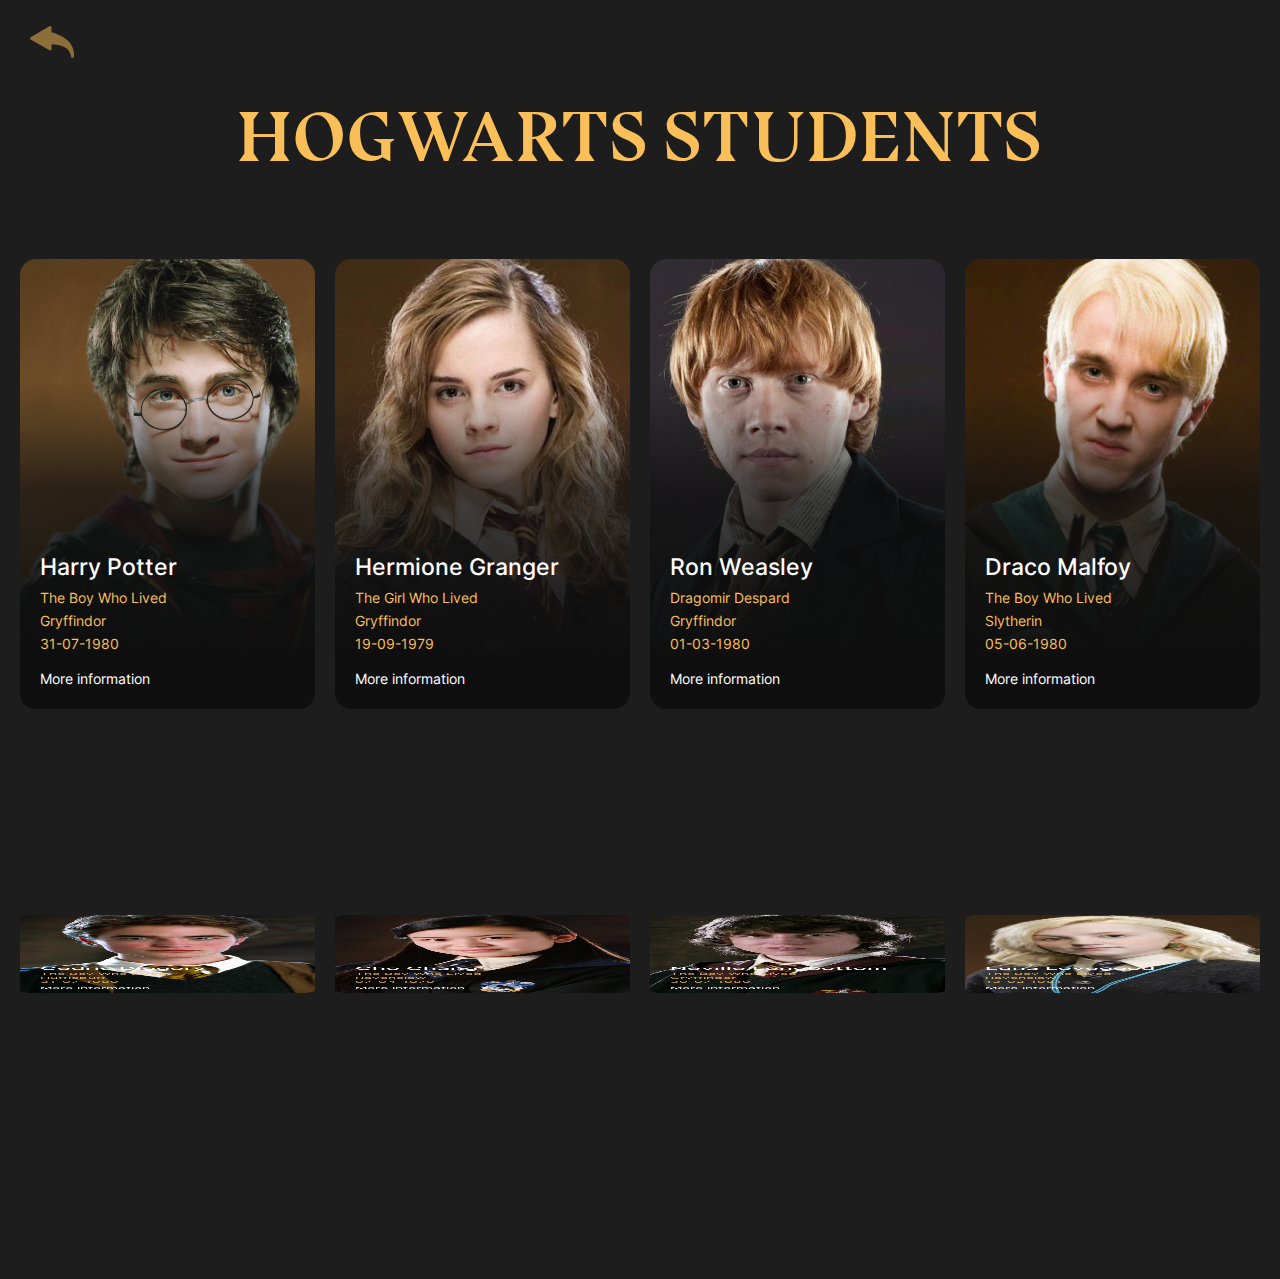
<file: students.html>
<!DOCTYPE html>
<html lang="en">
  <head>
    <meta charset="UTF-8" />
    <meta name="viewport" content="width=device-width, initial-scale=1.0" />
    <title>Harry Potter</title>
    <link rel="stylesheet" href="/css/styles.css" />
    <link rel="icon" href="/images/icons/favicon.svg" />
  </head>
  <body>
    <a class="back-arrow" href="./welcome.html" title="Back to all characters">
      <svg
        version="1.1"
        id="Capa_1"
        xmlns="http://www.w3.org/2000/svg"
        xmlns:xlink="http://www.w3.org/1999/xlink"
        width="44"
        height="44"
        viewBox="0 0 414.34 414.34"
        xml:space="preserve"
      >
        <g>
          <path
            d="M6.076,162.616L183.835,58.601c3.795-2.222,8.485-2.241,12.304-0.057c3.815,2.187,6.17,6.246,6.174,10.644l0.036,46.966
  		c0.213,0.052,0.38,0.094,0.495,0.126c4.441,1.239,9.163,2.603,14.854,4.294c18.457,5.483,37.417,12.593,59.668,22.374
  		c19.31,8.487,38.2,19.442,56.149,32.559c12.826,9.373,24.895,20.182,35.867,32.126c29.857,32.497,46.216,75.647,44.881,118.391
  		c-0.233,7.489-1.076,14.674-1.869,20.716c-0.787,6.008-5.84,10.542-11.897,10.678c-0.093,0.002-0.187,0.003-0.277,0.003
  		c-5.939,0-11.048-4.263-12.086-10.14c-3.304-18.678-8.574-34.021-16.111-46.909c-9.42-16.104-22.223-29.625-37.021-39.103
  		c-12.718-8.145-26.153-14.396-41.075-19.113c-17.405-5.503-36.597-8.951-58.671-10.545c-8.906-0.643-18.502-0.967-30.2-1.02
  		c-0.354,0-1.112,0.007-2.098,0.019l-0.032,44.29c-0.004,4.372-2.332,8.413-6.113,10.608c-3.782,2.196-8.446,2.214-12.245,0.048
  		L6.196,183.879c-3.81-2.172-6.172-6.21-6.196-10.597C-0.025,168.897,2.291,164.832,6.076,162.616z"
          />
        </g>
      </svg>
      <span class="visually-hidden">arrow back</span>
    </a>
    <main class="characters">
      <div class="characters__container container">
        <h1 class="characters__title title">Hogwarts students</h1>
        <ul class="characters__list">
          <li class="characters__item">
            <article
              class="personage-card"
              data-name="Harry Potter"
              data-alternate-names="The Boy Who Lived, The Chosen One"
              data-species="Human"
              data-gender="Male"
              data-house="Gryffindor"
              data-birthday="31-07-1980"
              data-year="1980"
              data-wizard="True"
              data-ancestry="Half-blood"
              data-eye-color="Bright green"
              data-hair-color="Jet-black"
              data-wand="Wood : holly, core : phoenix feather, length : 11"
              data-patronus="Stag"
              data-student="True"
              data-staff="False"
              data-actor="Daniel Radcliff"
              data-alive="True"
            >
              <img
                class="personage-card__photo"
                src="./images/students/Harry-Potter.jpg"
                alt=""
                width="295"
                height="450"
                loading="lazy"
              />
              <div class="personage-card__container">
                <h2 class="personage-card__title">Harry Potter</h2>
                <div class="personage-card__text">The Boy Who Lived</div>
                <div class="personage-card__school">Gryffindor</div>
                <div class="personage-card__birthday">31-07-1980</div>
              </div>
              <a class="personage-card__button" href="#">
                <span class="personage-card__button-label">More information</span>
                <span class="personage-card__button-wrapper">
                  <svg
                    width="24"
                    height="14"
                    viewBox="0 0 24 14"
                    fill="none"
                    xmlns="http://www.w3.org/2000/svg"
                  >
                    <path
                      d="M16 -3.49691e-07C16 0.742 16.733 1.85 17.475 2.78C18.429 3.98 19.569 5.027 20.876 5.826C21.856 6.425 23.044 7 24 7M24 7C23.044 7 21.855 7.575 20.876 8.174C19.569 8.974 18.429 10.021 17.475 11.219C16.733 12.15 16 13.26 16 14M24 7L-3.0598e-07 7"
                      stroke="white"
                      stroke-width="1.5"
                    />
                  </svg>
                </span>
              </a>
            </article>
          </li>
          <li class="characters__item">
            <article
              class="personage-card"
              data-name="Hermione Granger"
              data-alternate-names="The Girl Who Lived, The Chosen One"
              data-species="Human"
              data-gender="Female"
              data-house="Gryffindor"
              data-birthday="19-09-1979"
              data-year="1979"
              data-wizard="True"
              data-ancestry="Muggle-born"
              data-eye-color="Brown"
              data-hair-color="Brown"
              data-wand="10¾, Vine, dragon heartstring"
              data-patronus="Otter"
              data-student="True"
              data-staff="False"
              data-actor="Emma Watson"
              data-alive="True"
            >
              <img
                class="personage-card__photo"
                src="./images/students/Hermione-Granger.jpg"
                alt=""
                width="295"
                height="450"
                loading="lazy"
              />
              <div class="personage-card__container">
                <h2 class="personage-card__title">Hermione Granger</h2>
                <div class="personage-card__text">The Girl Who Lived</div>
                <div class="personage-card__school">Gryffindor</div>
                <div class="personage-card__birthday">19-09-1979</div>
              </div>
              <a class="personage-card__button" href="#">
                <span class="personage-card__button-label">More information</span>
                <span class="personage-card__button-wrapper">
                  <svg
                    width="24"
                    height="14"
                    viewBox="0 0 24 14"
                    fill="none"
                    xmlns="http://www.w3.org/2000/svg"
                  >
                    <path
                      d="M16 -3.49691e-07C16 0.742 16.733 1.85 17.475 2.78C18.429 3.98 19.569 5.027 20.876 5.826C21.856 6.425 23.044 7 24 7M24 7C23.044 7 21.855 7.575 20.876 8.174C19.569 8.974 18.429 10.021 17.475 11.219C16.733 12.15 16 13.26 16 14M24 7L-3.0598e-07 7"
                      stroke="white"
                      stroke-width="1.5"
                    />
                  </svg>
                </span>
              </a>
            </article>
          </li>
          <li class="characters__item">
            <article
              class="personage-card"
              data-name="Ron Weasley"
              data-alternate-names="The Boy Who Lived, The Chosen One"
              data-species="Human"
              data-gender="Male"
              data-house="Gryffindor"
              data-birthday="01-03-1980"
              data-year="1980"
              data-wizard="True"
              data-ancestry="Pure-blood"
              data-eye-color="Blue"
              data-hair-color="Red"
              data-wand="Wood : holly, core : phoenix feather, length : 11"
              data-patronus="Jack Russell terrier"
              data-student="True"
              data-staff="False"
              data-actor="Rupert Grint"
              data-alive="True"
            >
              <img
                class="personage-card__photo"
                src="./images/students/Ron-Weasley.jpg"
                alt=""
                width="295"
                height="450"
                loading="lazy"
              />
              <div class="personage-card__container">
                <h2 class="personage-card__title">Ron Weasley</h2>
                <div class="personage-card__text">Dragomir Despard</div>
                <div class="personage-card__school">Gryffindor</div>
                <div class="personage-card__birthday">01-03-1980</div>
              </div>
              <a class="personage-card__button" href="#">
                <span class="personage-card__button-label">More information</span>
                <span class="personage-card__button-wrapper">
                  <svg
                    width="24"
                    height="14"
                    viewBox="0 0 24 14"
                    fill="none"
                    xmlns="http://www.w3.org/2000/svg"
                  >
                    <path
                      d="M16 -3.49691e-07C16 0.742 16.733 1.85 17.475 2.78C18.429 3.98 19.569 5.027 20.876 5.826C21.856 6.425 23.044 7 24 7M24 7C23.044 7 21.855 7.575 20.876 8.174C19.569 8.974 18.429 10.021 17.475 11.219C16.733 12.15 16 13.26 16 14M24 7L-3.0598e-07 7"
                      stroke="white"
                      stroke-width="1.5"
                    />
                  </svg>
                </span>
              </a>
            </article>
          </li>
          <li class="characters__item">
            <article
              class="personage-card"
              data-name="Draco Malfoy"
              data-alternate-names="The Boy Who Lived, The Chosen One"
              data-species="Human"
              data-gender="Male"
              data-house="Slytherin"
              data-birthday="05-06-1980"
              data-year="1980"
              data-wizard="True"
              data-ancestry="Pure-blood"
              data-eye-color="Light grey"
              data-hair-color="White-blond"
              data-wand="10, Hawthorn, unicorn hair (formerly)"
              data-patronus="None"
              data-student="True"
              data-staff="False"
              data-actor="Tom Felton"
              data-alive="True"
            >
              <img
                class="personage-card__photo"
                src="./images/students/Draco-Malfoy.jpg"
                alt=""
                width="295"
                height="450"
                loading="lazy"
              />
              <div class="personage-card__container">
                <h2 class="personage-card__title">Draco Malfoy</h2>
                <div class="personage-card__text">The Boy Who Lived</div>
                <div class="personage-card__school">Slytherin</div>
                <div class="personage-card__birthday">05-06-1980</div>
              </div>
              <a class="personage-card__button" href="#">
                <span class="personage-card__button-label">More information</span>
                <span class="personage-card__button-wrapper">
                  <svg
                    width="24"
                    height="14"
                    viewBox="0 0 24 14"
                    fill="none"
                    xmlns="http://www.w3.org/2000/svg"
                  >
                    <path
                      d="M16 -3.49691e-07C16 0.742 16.733 1.85 17.475 2.78C18.429 3.98 19.569 5.027 20.876 5.826C21.856 6.425 23.044 7 24 7M24 7C23.044 7 21.855 7.575 20.876 8.174C19.569 8.974 18.429 10.021 17.475 11.219C16.733 12.15 16 13.26 16 14M24 7L-3.0598e-07 7"
                      stroke="white"
                      stroke-width="1.5"
                    />
                  </svg>
                </span>
              </a>
            </article>
          </li>
          <li class="characters__item">
            <article
              class="personage-card personage-card--active"
              data-name="Cedric Diggory"
              data-alternate-names="The Boy Who Lived, The Chosen One"
              data-species="Human"
              data-gender="Male"
              data-house="Hufflepuff"
              data-birthday="31-07-1980"
              data-year="1980"
              data-wizard="True"
              data-ancestry="Pure-blood or half-blood"
              data-eye-color="Grey"
              data-hair-color="Dark"
              data-wand="12¼, Ash, Unicorn hair"
              data-patronus="Fox"
              data-student="True"
              data-staff="False"
              data-actor="Robert Pattinson"
              data-alive="True"
            >
              <img
                class="personage-card__photo"
                src="./images/students/Cedric-Diggory.jpg"
                alt=""
                width="295"
                height="450"
                loading="lazy"
              />
              <div class="personage-card__container">
                <h2 class="personage-card__title">Cedric Diggory</h2>
                <div class="personage-card__text">The Boy Who Lived</div>
                <div class="personage-card__school">Hufflepuff</div>
                <div class="personage-card__birthday">31-07-1980</div>
              </div>
              <a class="personage-card__button" href="#">
                <span class="personage-card__button-label">More information</span>
                <span class="personage-card__button-wrapper">
                  <svg
                    width="24"
                    height="14"
                    viewBox="0 0 24 14"
                    fill="none"
                    xmlns="http://www.w3.org/2000/svg"
                  >
                    <path
                      d="M16 -3.49691e-07C16 0.742 16.733 1.85 17.475 2.78C18.429 3.98 19.569 5.027 20.876 5.826C21.856 6.425 23.044 7 24 7M24 7C23.044 7 21.855 7.575 20.876 8.174C19.569 8.974 18.429 10.021 17.475 11.219C16.733 12.15 16 13.26 16 14M24 7L-3.0598e-07 7"
                      stroke="white"
                      stroke-width="1.5"
                    />
                  </svg>
                </span>
              </a>
            </article>
          </li>
          <li class="characters__item">
            <article
              class="personage-card personage-card--active"
              data-name="Cho Chang"
              data-alternate-names="The Girl Who Lived, The Chosen One"
              data-species="Human"
              data-gender="Female"
              data-house="Ravenclaw"
              data-birthday="07-04-1979"
              data-year="1979"
              data-wizard="True"
              data-ancestry="Pure-blood or half-blood"
              data-eye-color="Dark"
              data-hair-color="Black"
              data-wand="Unknown length, wood and core"
              data-patronus="Swan"
              data-student="True"
              data-staff="False"
              data-actor="Katie Leung"
              data-alive="True"
            >
              <img
                class="personage-card__photo"
                src="./images/students/Cho-Chang.jpg"
                alt=""
                width="295"
                height="450"
                loading="lazy"
              />
              <div class="personage-card__container">
                <h2 class="personage-card__title">Cho Chang</h2>
                <div class="personage-card__text">The Boy Who Lived</div>
                <div class="personage-card__school">Ravenclaw</div>
                <div class="personage-card__birthday">07-04-1979</div>
              </div>
              <a class="personage-card__button" href="#">
                <span class="personage-card__button-label">More information</span>
                <span class="personage-card__button-wrapper">
                  <svg
                    width="24"
                    height="14"
                    viewBox="0 0 24 14"
                    fill="none"
                    xmlns="http://www.w3.org/2000/svg"
                  >
                    <path
                      d="M16 -3.49691e-07C16 0.742 16.733 1.85 17.475 2.78C18.429 3.98 19.569 5.027 20.876 5.826C21.856 6.425 23.044 7 24 7M24 7C23.044 7 21.855 7.575 20.876 8.174C19.569 8.974 18.429 10.021 17.475 11.219C16.733 12.15 16 13.26 16 14M24 7L-3.0598e-07 7"
                      stroke="white"
                      stroke-width="1.5"
                    />
                  </svg>
                </span>
              </a>
            </article>
          </li>
          <li class="characters__item">
            <article
              class="personage-card personage-card--active"
              data-name="Neville Longbottom"
              data-alternate-names="The Boy Who Lived, The Chosen One"
              data-species="Human"
              data-gender="Male"
              data-house="Gryffindor"
              data-birthday="30-07-1980"
              data-year="1980"
              data-wizard="True"
              data-ancestry="Pure-blood"
              data-eye-color="Green"
              data-hair-color="Blond"
              data-wand="Father's wand (formerly), Unknown length, Cherry, unicorn hair"
              data-patronus="Bear"
              data-student="True"
              data-staff="False"
              data-actor="Matthew Lewis"
              data-alive="True"
            >
              <img
                class="personage-card__photo"
                src="./images/students/Neville-Longbottom.jpg"
                alt=""
                width="295"
                height="450"
                loading="lazy"
              />
              <div class="personage-card__container">
                <h2 class="personage-card__title">Neville Longbottom</h2>
                <div class="personage-card__text">The Boy Who Lived</div>
                <div class="personage-card__school">Gryffindor</div>
                <div class="personage-card__birthday">30-07-1980</div>
              </div>
              <a class="personage-card__button" href="#">
                <span class="personage-card__button-label">More information</span>
                <span class="personage-card__button-wrapper">
                  <svg
                    width="24"
                    height="14"
                    viewBox="0 0 24 14"
                    fill="none"
                    xmlns="http://www.w3.org/2000/svg"
                  >
                    <path
                      d="M16 -3.49691e-07C16 0.742 16.733 1.85 17.475 2.78C18.429 3.98 19.569 5.027 20.876 5.826C21.856 6.425 23.044 7 24 7M24 7C23.044 7 21.855 7.575 20.876 8.174C19.569 8.974 18.429 10.021 17.475 11.219C16.733 12.15 16 13.26 16 14M24 7L-3.0598e-07 7"
                      stroke="white"
                      stroke-width="1.5"
                    />
                  </svg>
                </span>
              </a>
            </article>
          </li>
          <li class="characters__item">
            <article
              class="personage-card personage-card--active"
              data-name="Luna Lovegood"
              data-alternate-names="The Girl Who Lived, The Chosen One"
              data-species="Human"
              data-gender="Female"
              data-house="Ravenclaw"
              data-birthday="13-02-1981"
              data-year="1981"
              data-wizard="True"
              data-ancestry="Pure-blood or half-blood"
              data-eye-color="Pale silvery"
              data-hair-color="Dirty-blonde"
              data-wand="Unknown length, wood and core"
              data-patronus="Hare"
              data-student="True"
              data-staff="False"
              data-actor="Evanna Lynch"
              data-alive="True"
            >
              <img
                class="personage-card__photo"
                src="./images/students/Luna-Lovegood.jpg"
                alt=""
                width="295"
                height="450"
                loading="lazy"
              />
              <div class="personage-card__container">
                <h2 class="personage-card__title">Luna Lovegood</h2>
                <div class="personage-card__text">The Boy Who Lived</div>
                <div class="personage-card__school">Ravenclaw</div>
                <div class="personage-card__birthday">13-02-1981</div>
              </div>
              <a class="personage-card__button" href="#">
                <span class="personage-card__button-label">More information</span>
                <span class="personage-card__button-wrapper">
                  <svg
                    width="24"
                    height="14"
                    viewBox="0 0 24 14"
                    fill="none"
                    xmlns="http://www.w3.org/2000/svg"
                  >
                    <path
                      d="M16 -3.49691e-07C16 0.742 16.733 1.85 17.475 2.78C18.429 3.98 19.569 5.027 20.876 5.826C21.856 6.425 23.044 7 24 7M24 7C23.044 7 21.855 7.575 20.876 8.174C19.569 8.974 18.429 10.021 17.475 11.219C16.733 12.15 16 13.26 16 14M24 7L-3.0598e-07 7"
                      stroke="white"
                      stroke-width="1.5"
                    />
                  </svg>
                </span>
              </a>
            </article>
          </li>
        </ul>
      </div>
    </main>

    <div class="tooltip">
      <div class="tooltip__name">
        Name: <span class="tooltip-accent-color" id="tooltip-name"></span>
      </div>
      <div class="tooltip__alternate-name">
        Alternate names: <span class="tooltip-accent-color" id="tooltip-alternate-names"></span>
      </div>
      <div class="tooltip__species">
        Species: <span class="tooltip-accent-color" id="tooltip-species"></span>
      </div>
      <div class="tooltip__gender">
        Gender: <span class="tooltip-accent-color" id="tooltip-gender"></span>
      </div>
      <div class="tooltip__house">
        House: <span class="tooltip-accent-color" id="tooltip-house"></span>
      </div>
      <div class="tooltip__birthday">
        Date of birth: <span class="tooltip-accent-color" id="tooltip-birthday"></span>
      </div>
      <div class="tooltip__year">
        Year of birth: <span class="tooltip-accent-color" id="tooltip-year"></span>
      </div>
      <div class="tooltip__wizard">
        Wizard: <span class="tooltip-accent-color" id="tooltip-wizard"></span>
      </div>
      <div class="tooltip__ancestry">
        Ancestry: <span class="tooltip-accent-color" id="tooltip-ancestry"></span>
      </div>
      <div class="tooltip__eye-color">
        Eye color: <span class="tooltip-accent-color" id="tooltip-eye-color"></span>
      </div>
      <div class="tooltip__hair-color">
        Hair color: <span class="tooltip-accent-color" id="tooltip-hair-color"></span>
      </div>
      <div class="tooltip__wand">
        Wand:
        <span class="tooltip-accent-color" id="tooltip-wand"></span>
      </div>
      <div class="tooltip__patronus">
        Patronus: <span class="tooltip-accent-color" id="tooltip-patronus"></span>
      </div>
      <div class="tooltip__character">
        Hogwarts character: <span class="tooltip-accent-color" id="tooltip-character"></span>
      </div>
      <div class="tooltip__staff">
        Hogwarts staff: <span class="tooltip-accent-color" id="tooltip-staff"></span>
      </div>
      <div class="tooltip__actor">
        Actor: <span class="tooltip-accent-color" id="tooltip-actor"></span>
      </div>
      <div class="tooltip__alive">
        Alive: <span class="tooltip-accent-color" id="tooltip-alive"></span>
      </div>
    </div>

    <script src="./js/characters-title.js"></script>
    <script src="./js/tooltip.js"></script>
    <script src="./js/scrolldown.js"></script>
  </body>
</html>
</file>
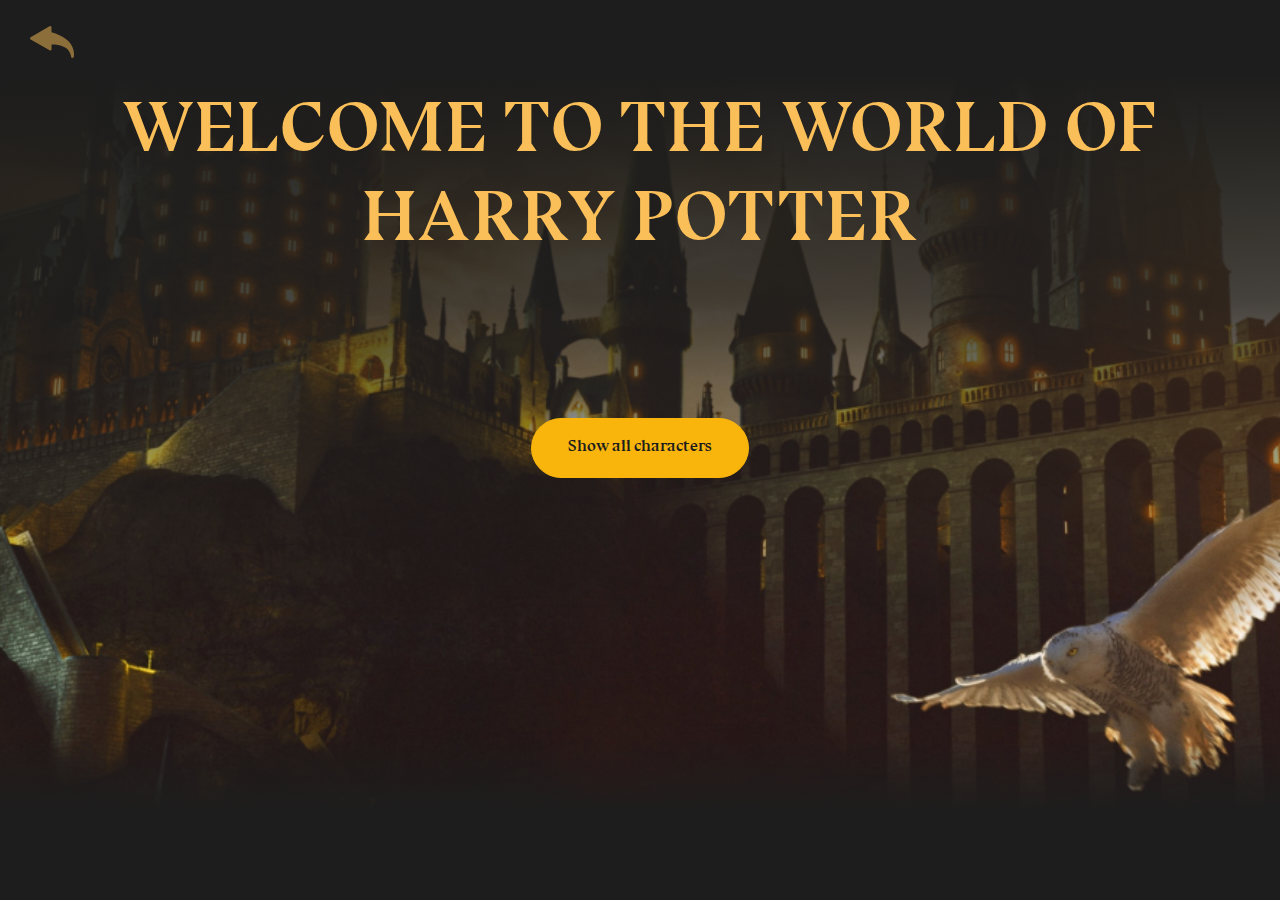
<file: welcome.html>
<!DOCTYPE html>
<html lang="uk">
  <head>
    <meta charset="UTF-8" />
    <meta name="viewport" content="width=device-width, initial-scale=1.0" />
    <title>Harry Potter</title>
    <link rel="stylesheet" href="./css/styles.css" />
    <link rel="icon" href="/images/icons/favicon.svg" />
  </head>
  <body>
    <a class="back-arrow" href="./index.html" title="Back to all characters">
      <svg
        version="1.1"
        id="Capa_1"
        xmlns="http://www.w3.org/2000/svg"
        xmlns:xlink="http://www.w3.org/1999/xlink"
        width="44"
        height="44"
        viewBox="0 0 414.34 414.34"
        xml:space="preserve"
      >
        <g>
          <path
            d="M6.076,162.616L183.835,58.601c3.795-2.222,8.485-2.241,12.304-0.057c3.815,2.187,6.17,6.246,6.174,10.644l0.036,46.966
  		c0.213,0.052,0.38,0.094,0.495,0.126c4.441,1.239,9.163,2.603,14.854,4.294c18.457,5.483,37.417,12.593,59.668,22.374
  		c19.31,8.487,38.2,19.442,56.149,32.559c12.826,9.373,24.895,20.182,35.867,32.126c29.857,32.497,46.216,75.647,44.881,118.391
  		c-0.233,7.489-1.076,14.674-1.869,20.716c-0.787,6.008-5.84,10.542-11.897,10.678c-0.093,0.002-0.187,0.003-0.277,0.003
  		c-5.939,0-11.048-4.263-12.086-10.14c-3.304-18.678-8.574-34.021-16.111-46.909c-9.42-16.104-22.223-29.625-37.021-39.103
  		c-12.718-8.145-26.153-14.396-41.075-19.113c-17.405-5.503-36.597-8.951-58.671-10.545c-8.906-0.643-18.502-0.967-30.2-1.02
  		c-0.354,0-1.112,0.007-2.098,0.019l-0.032,44.29c-0.004,4.372-2.332,8.413-6.113,10.608c-3.782,2.196-8.446,2.214-12.245,0.048
  		L6.196,183.879c-3.81-2.172-6.172-6.21-6.196-10.597C-0.025,168.897,2.291,164.832,6.076,162.616z"
          />
        </g>
      </svg>
      <span class="visually-hidden">arrow back</span>
    </a>
    <main class="page">
      <section class="welcome">
        <h1 class="welcome__title title">Welcome to the world of Harry Potter</h1>
        <a class="welcome__button button" href="#all-characters">
          Show all characters
          <span class="visually-hidden">show all characters</span>
        </a>
        <div class="welcome__gradient"></div>
      </section>
      <section class="all-characters container" id="all-characters">
        <h2 class="visually-hidden">all characters</h2>
        <ul class="all-characters__list">
          <li class="all-characters__item all-characters-card">
            <a class="all-characters-card__link-image" href="./students.html">
              <img
                class="all-characters-card__image"
                src="./images/welcome/students.jpg"
                alt="Hogwarts students"
                width="400"
                height="400"
                loading="lazy"
              />
            </a>
            <a class="all-characters-card__link" href="./students.html"
              >Hogwarts students
              <span class="visually-hidden">Hogwarts students link</span>
            </a>
          </li>
          <li class="all-characters__item all-characters-card">
            <a class="all-characters-card__link-image" href="./employees.html">
              <img
                class="all-characters-card__image"
                src="./images/welcome/employees.jpg"
                alt="Hogwarts employees"
                width="400"
                height="400"
                loading="lazy"
              />
            </a>
            <a class="all-characters-card__link" href="./employees.html"
              >Hogwarts employees
              <span class="visually-hidden">Hogwarts employees link</span>
            </a>
          </li>
          <li class="all-characters__item all-characters-card">
            <a class="all-characters-card__link-image" href="./housemates.html">
              <img
                class="all-characters-card__image"
                src="./images/welcome/characters.jpg"
                alt="Hogwarts housemates"
                width="400"
                height="400"
                loading="lazy"
              />
            </a>
            <a class="all-characters-card__link" href="./housemates.html"
              >Characters in a certain house
              <span class="visually-hidden">Hogwarts housemates link</span>
            </a>
          </li>
        </ul>
      </section>
    </main>
    <script src="/js/welcome.js"></script>
  </body>
</html>
</file>
<file: css/styles.css>
@charset "UTF-8";
/**
  Нормализация блочной модели
 */
*,
*::before,
*::after {
  -webkit-box-sizing: border-box;
          box-sizing: border-box;
}

/**
  Убираем внутренние отступы слева тегам списков,
  у которых есть атрибут class
 */
:where(ul, ol):where([class]) {
  padding-left: 0;
}

/**
  Убираем внешние отступы body и двум другим тегам,
  у которых есть атрибут class
 */
body,
:where(blockquote, figure):where([class]) {
  margin: 0;
}

/**
  Убираем внешние отступы вертикали нужным тегам,
  у которых есть атрибут class
 */
:where(h1, h2, h3, h4, h5, h6, p, ul, ol, dl):where([class]) {
  margin-block: 0;
}

:where(dd[class]) {
  margin-left: 0;
}

:where(fieldset[class]) {
  margin-left: 0;
  padding: 0;
  border: none;
}

/**
  Убираем стандартный маркер маркированному списку,
  у которого есть атрибут class
 */
:where(ul[class]) {
  list-style: none;
}

/**
  Обнуляем вертикальные внешние отступы параграфа,
  объявляем локальную переменную для внешнего отступа вниз,
  чтобы избежать взаимодействие с более сложным селектором
 */
p {
  --paragraphMarginBottom: 24px;
  margin-block: 0;
}

/**
  Внешний отступ вниз для параграфа без атрибута class,
  который расположен не последним среди своих соседних элементов
 */
p:where(:not([class]):not(:last-child)) {
  margin-bottom: var(--paragraphMarginBottom);
}

/**
  Упрощаем работу с изображениями
 */
img {
  display: block;
  max-width: 100%;
  -o-object-fit: cover;
     object-fit: cover;
  height: auto;
}

/**
  Наследуем свойства шрифт для полей ввода
 */
input,
textarea,
select,
button {
  font: inherit;
}

html {
  /**
    Пригодится в большинстве ситуаций
    (когда, например, нужно будет "прижать" футер к низу сайта)
   */
  height: 100%;
  /**
    Плавный скролл
   */
  scroll-behavior: smooth;
}

body {
  /**
    Пригодится в большинстве ситуаций
    (когда, например, нужно будет "прижать" футер к низу сайта)
   */
  min-height: 100%;
  /**
    Унифицированный интерлиньяж
   */
  line-height: 1.5;
}

/**
  Приводим к единому цвету svg-элементы
 */
svg *[fill] {
  fill: currentColor;
}

svg *[stroke] {
  stroke: currentColor;
}

/**
  Чиним баг задержки смены цвета при взаимодействии с svg-элементами
 */
svg * {
  -webkit-transition-property: fill, stroke;
  transition-property: fill, stroke;
}

/**
  Удаляем все анимации и переходы для людей,
  которые предпочитают их не использовать
 */
@media (prefers-reduced-motion: reduce) {
  * {
    -webkit-animation-duration: 0.01ms !important;
            animation-duration: 0.01ms !important;
    -webkit-animation-iteration-count: 1 !important;
            animation-iteration-count: 1 !important;
    -webkit-transition-duration: 0.01ms !important;
            transition-duration: 0.01ms !important;
    scroll-behavior: auto !important;
  }
}
@font-face {
  font-family: "Bluu Next Cyrillic";
  src: url("../fonts/BluuNextCyrillic-Bold.woff2") format("woff2");
  font-weight: 700;
  font-style: normal;
  font-display: swap;
}
@font-face {
  font-family: "Inter";
  src: url("../fonts/Inter-Medium.woff2") format("woff2");
  font-weight: 500;
  font-style: normal;
  font-display: swap;
}
@font-face {
  font-family: "Inter";
  src: url("../fonts/Inter-Regular.woff2") format("woff2");
  font-weight: 400;
  font-style: normal;
  font-display: swap;
}
:root {
  --font-family: "Inter", sans-serif;
  --second-family: "Bluu Next Cyrillic", sans-serif;
  --color-main: #fabf59;
  --color-secondary: #f9b50c;
  --color-third: #ffffff;
  --color-fourth: #1d1d1d;
  --border: 1px solid var(--color-secondary);
  --border-radius: 100px;
  --shadow: 0 0 2px 2px var(--color-secondary);
  --container-width: 1240px;
  --container-padding-x: 20px;
  --button-height: 60px;
  --transition-duration: 0.2s;
}

.container {
  max-width: calc(var(--container-width) + var(--container-padding-x) * 2);
  margin-inline: auto;
  padding-inline: var(--container-padding-x);
}

.tooltip-accent-color {
  color: var(--color-main);
  font-weight: 500;
}

.visually-hidden {
  position: absolute !important;
  width: 1px !important;
  height: 1px !important;
  margin: -1px !important;
  border: 0 !important;
  padding: 0 !important;
  white-space: nowrap !important;
  -webkit-clip-path: inset(100%) !important;
          clip-path: inset(100%) !important;
  clip: rect(0 0 0 0) !important;
  overflow: hidden !important;
}

@media (max-width: 767.99px) {
  .hidden-mobile {
    display: none !important;
  }
}

@media (min-width: 768px) {
  .visible-mobile {
    display: none !important;
  }
}

body {
  font-size: clamp(16px, 1.1111111111vw, 16px);
  font-family: var(--font-family);
  font-weight: 400;
  line-height: 1.28;
  color: var(--color-main);
  background-color: var(--color-fourth);
  display: -webkit-box;
  display: -ms-flexbox;
  display: flex;
  -webkit-box-orient: vertical;
  -webkit-box-direction: normal;
      -ms-flex-direction: column;
          flex-direction: column;
}

body::-webkit-scrollbar {
  width: 10px;
}

body::-webkit-scrollbar-thumb {
  background: var(--color-main);
  border-radius: 6px;
}

main {
  -webkit-box-flex: 1;
      -ms-flex-positive: 1;
          flex-grow: 1;
}

a,
button,
input,
textarea,
svg * {
  -webkit-transition-duration: var(--transition-duration);
          transition-duration: var(--transition-duration);
}

a {
  text-decoration: none;
  color: inherit;
}

h1,
h2,
h3,
h4 {
  font-weight: 500;
}

.all-characters-card {
  display: -webkit-box;
  display: -ms-flexbox;
  display: flex;
  -webkit-box-orient: vertical;
  -webkit-box-direction: normal;
      -ms-flex-direction: column;
          flex-direction: column;
  -webkit-box-align: center;
      -ms-flex-align: center;
          align-items: center;
  row-gap: 20px;
}
.all-characters-card__link-image {
  border-radius: 20px;
  overflow: hidden;
}
.all-characters-card__image {
  border-radius: 20px;
  -webkit-transition: -webkit-transform 0.3s ease-in-out;
  transition: -webkit-transform 0.3s ease-in-out;
  transition: transform 0.3s ease-in-out;
  transition: transform 0.3s ease-in-out, -webkit-transform 0.3s ease-in-out;
}
@media (hover: hover) {
  .all-characters-card__image:hover {
    -webkit-transform: scale(1.07);
        -ms-transform: scale(1.07);
            transform: scale(1.07);
  }
}
@media (hover: none) {
  .all-characters-card__image:active {
    -webkit-transform: scale(1.07);
        -ms-transform: scale(1.07);
            transform: scale(1.07);
  }
}
@media (max-width: 1023.99px) {
  .all-characters-card__image {
    width: 354px;
  }
}
.all-characters-card__link {
  display: inline-block;
  font-family: var(--second-family);
  font-size: 18px;
  line-height: 1.3;
  color: var(--color-secondary);
  text-align: center;
  border: 1px solid var(--color-secondary);
  border-radius: var(--border-radius);
  padding: 18px 0;
  width: 320px;
  height: var(--button-height);
}
@media (max-width: 480.99px) {
  .all-characters-card__link {
    font-size: 16px;
    font-weight: 500;
    width: 280px;
    padding: 14px;
    height: auto;
  }
}
@media (hover: hover) {
  .all-characters-card__link:hover {
    color: var(--color-fourth);
    background-color: var(--color-main);
    -webkit-box-shadow: var(--shadow);
            box-shadow: var(--shadow);
  }
}
@media (hover: none) {
  .all-characters-card__link:active {
    color: var(--color-fourth);
    background-color: var(--color-main);
    -webkit-box-shadow: var(--shadow);
            box-shadow: var(--shadow);
  }
}

.back-arrow {
  position: absolute;
  top: 20px;
  left: 30px;
  fill: var(--color-main);
  cursor: pointer;
  opacity: 0;
  visibility: hidden;
}
@media (hover: hover) {
  .back-arrow:hover {
    opacity: 1;
  }
}
@media (hover: none) {
  .back-arrow:active {
    opacity: 1;
  }
}
@media (min-width: 768px) {
  .back-arrow {
    opacity: 0.5;
    visibility: visible;
  }
}

.button {
  display: -webkit-inline-box;
  display: -ms-inline-flexbox;
  display: inline-flex;
  -webkit-box-pack: center;
      -ms-flex-pack: center;
          justify-content: center;
  -webkit-box-align: center;
      -ms-flex-align: center;
          align-items: center;
  height: var(--button-height);
  padding-inline: 36px;
  font-size: 18px;
  color: var(--color-fourth);
  background-color: var(--color-secondary);
  border: var(--border);
  border-radius: var(--border-radius);
  cursor: pointer;
}
@media (hover: hover) {
  .button:hover {
    background-color: var(--color-main);
    -webkit-box-shadow: var(--shadow);
            box-shadow: var(--shadow);
  }
}
@media (hover: none) {
  .button:active {
    background-color: var(--color-main);
    -webkit-box-shadow: var(--shadow);
            box-shadow: var(--shadow);
  }
}

.personage-card {
  position: relative;
  display: -webkit-box;
  display: -ms-flexbox;
  display: flex;
  -webkit-box-orient: vertical;
  -webkit-box-direction: normal;
      -ms-flex-direction: column;
          flex-direction: column;
  -webkit-box-pack: end;
      -ms-flex-pack: end;
          justify-content: end;
  -webkit-box-align: start;
      -ms-flex-align: start;
          align-items: start;
  height: 450px;
  border-radius: 16px;
  padding: 20px;
  -webkit-transition: -webkit-transform 0.4s ease;
  transition: -webkit-transform 0.4s ease;
  transition: transform 0.4s ease;
  transition: transform 0.4s ease, -webkit-transform 0.4s ease;
}
.personage-card--active {
  -webkit-transform: rotate3d(1, 0, 0, 80deg);
          transform: rotate3d(1, 0, 0, 80deg);
}
@media (min-width: 1024px) {
  .personage-card {
    background: -webkit-gradient(linear, left bottom, left top, color-stop(12%, rgb(15, 15, 15)), color-stop(49%, rgba(15, 15, 15, 0.74)), color-stop(73%, rgba(15, 15, 15, 0)));
    background: linear-gradient(to top, rgb(15, 15, 15) 12%, rgba(15, 15, 15, 0.74) 49%, rgba(15, 15, 15, 0) 73%);
  }
}
.personage-card__container > * {
  margin-bottom: 3px;
}
.personage-card__container > *:last-child {
  margin-bottom: 15px;
}
.personage-card__photo {
  width: 100%;
  height: 100%;
  border-radius: 16px;
  position: absolute;
  top: 0;
  left: 0;
  z-index: -2;
  -o-object-position: top;
     object-position: top;
}
.personage-card__title {
  font-size: clamp(18px, 1.8055555556vw, 26px);
  line-height: 1.4;
  color: var(--color-third);
  margin-bottom: 5px;
}
.personage-card__text, .personage-card__school, .personage-card__birthday, .personage-card__button-label {
  font-size: clamp(14px, 1.1111111111vw, 16px);
  line-height: 1.4;
}
.personage-card__button {
  position: relative;
  display: -webkit-box;
  display: -ms-flexbox;
  display: flex;
  -webkit-box-pack: center;
      -ms-flex-pack: center;
          justify-content: center;
  -webkit-box-align: center;
      -ms-flex-align: center;
          align-items: center;
}
.personage-card__button-label {
  color: var(--color-third);
  -webkit-transition: color 0.3s ease-in-out;
  transition: color 0.3s ease-in-out;
}
@media (hover: hover) {
  .personage-card__button-label:hover {
    color: var(--color-secondary);
  }
}
@media (hover: none) {
  .personage-card__button-label:active {
    color: var(--color-secondary);
  }
}
.personage-card__button-wrapper {
  opacity: 0;
  visibility: hidden;
  -webkit-transition: all 0.3s ease-in-out;
  transition: all 0.3s ease-in-out;
}
.personage-card__button-label:hover + .personage-card__button-wrapper {
  opacity: 1;
  visibility: visible;
}
.personage-card__button-wrapper::after {
  width: 20px;
  aspect-ratio: 1;
  content: "";
  position: absolute;
  top: 1px;
  right: -38px;
  border-radius: 50%;
  border: var(--border);
  background-color: var(--color-secondary);
}
.personage-card__button-wrapper svg {
  position: absolute;
  top: 4px;
  right: -32px;
  z-index: 3;
  color: var(--color-third);
}

.title {
  font-size: clamp(23px, 5.5555555556vw, 80px);
  font-family: var(--second-family);
  font-weight: 700;
  line-height: 1.25;
  letter-spacing: 0.01em;
  text-transform: uppercase;
  text-align: center;
  margin-bottom: 70px;
  color: var(--color-main);
}
@media (max-width: 767.99px) {
  .title {
    margin-bottom: 50px;
  }
}
@media (max-width: 480.99px) {
  .title {
    margin-bottom: 36px;
  }
}

.tooltip {
  position: absolute;
  top: -10px;
  left: 0;
  z-index: 1000;
  opacity: 0;
  visibility: hidden;
  -webkit-transition: opacity 0.7s;
  transition: opacity 0.7s;
  max-width: 295px;
  padding: 20px;
  border-radius: 20px;
  color: var(--color-third);
  background-color: black;
  font-size: 14px;
  line-height: 1.4;
}
@media (max-width: 1280.99px) {
  .tooltip {
    left: auto;
    right: 0;
  }
}
@media (max-width: 480.99px) {
  .tooltip {
    width: 100%;
    height: 100%;
    top: 50%;
    left: 50%;
    -webkit-transform: translate(-50%, -50%);
        -ms-transform: translate(-50%, -50%);
            transform: translate(-50%, -50%);
  }
}

.all-characters {
  display: none;
  padding-bottom: 100px;
}
.all-characters--active {
  display: block;
}
.all-characters__list {
  display: -webkit-box;
  display: -ms-flexbox;
  display: flex;
  -webkit-box-pack: center;
      -ms-flex-pack: center;
          justify-content: center;
  -webkit-box-align: center;
      -ms-flex-align: center;
          align-items: center;
  -ms-flex-wrap: wrap;
      flex-wrap: wrap;
  gap: 20px;
}
@media (max-width: 1023.99px) {
  .all-characters__list {
    row-gap: 30px;
  }
}
@media (max-width: 767.99px) {
  .all-characters {
    padding-bottom: 70px;
  }
}
@media (max-width: 480.99px) {
  .all-characters {
    padding-bottom: 50px;
  }
}

.hero {
  position: relative;
  background-image: -webkit-gradient(linear, left top, left bottom, from(rgba(0, 0, 0, 0)), color-stop(70%, rgba(0, 0, 0, 0)), to(#000)), url("/images/hero/hero.jpg");
  background-image: linear-gradient(180deg, rgba(0, 0, 0, 0) 0%, rgba(0, 0, 0, 0) 70%, #000 100%), url("/images/hero/hero.jpg");
  background-position: top 10% center;
  background-repeat: no-repeat;
  background-size: cover;
  display: -webkit-box;
  display: -ms-flexbox;
  display: flex;
  -webkit-box-align: end;
      -ms-flex-align: end;
          align-items: end;
  -webkit-box-pack: center;
      -ms-flex-pack: center;
          justify-content: center;
  padding-bottom: 100px;
  overflow-y: hidden;
}
.hero__volume {
  padding: 0;
  background-color: transparent;
  border: none;
  display: -webkit-box;
  display: -ms-flexbox;
  display: flex;
  -webkit-box-pack: center;
      -ms-flex-pack: center;
          justify-content: center;
  -webkit-box-align: center;
      -ms-flex-align: center;
          align-items: center;
  padding: 10px;
  border-radius: 50%;
  border: 2px solid var(--color-fourth);
  color: var(--color-fourth);
  position: absolute;
  top: 10px;
  left: 10px;
  cursor: pointer;
  -webkit-animation: flash 1.5s infinite alternate;
          animation: flash 1.5s infinite alternate;
}
.hero__volume-close {
  position: absolute;
  top: 50%;
  left: 50%;
  translate: -50% -50%;
  border: 2px solid var(--color-fourth);
  width: 30px;
  -webkit-transform: rotate(-45deg);
      -ms-transform: rotate(-45deg);
          transform: rotate(-45deg);
  display: none;
}
.hero__volume-close--active {
  display: block;
}
.hero__volume:active {
  -webkit-transform: translateY(3px);
      -ms-transform: translateY(3px);
          transform: translateY(3px);
}
@media (hover: hover) {
  .hero__volume:hover {
    color: var(--color-third);
    -webkit-animation-play-state: paused;
            animation-play-state: paused;
  }
}
@media (hover: none) {
  .hero__volume:active {
    color: var(--color-third);
    -webkit-animation-play-state: paused;
            animation-play-state: paused;
  }
}
@-webkit-keyframes flash {
  0% {
    -webkit-box-shadow: 0 0 2px 2px var(--color-third);
            box-shadow: 0 0 2px 2px var(--color-third);
  }
  100% {
    -webkit-box-shadow: 0 0 8px 8px var(--color-third);
            box-shadow: 0 0 8px 8px var(--color-third);
  }
}
@keyframes flash {
  0% {
    -webkit-box-shadow: 0 0 2px 2px var(--color-third);
            box-shadow: 0 0 2px 2px var(--color-third);
  }
  100% {
    -webkit-box-shadow: 0 0 8px 8px var(--color-third);
            box-shadow: 0 0 8px 8px var(--color-third);
  }
}
@media (max-width: 480.99px) {
  .hero__volume {
    left: auto;
    right: 10px;
  }
}
@media (max-width: 1280.99px) {
  .hero {
    padding-bottom: 80px;
  }
}
@media (max-width: 1023.99px) {
  .hero {
    padding-bottom: 60px;
  }
}
@media (max-width: 767.99px) {
  .hero {
    padding-bottom: 40px;
  }
}
.hero__title {
  font-size: clamp(36px, 10.4166666667vw, 150px);
  font-weight: 700;
  line-height: 1.25;
  letter-spacing: 0.01em;
  text-transform: uppercase;
  color: var(--color-third);
  -webkit-transform: translate(0, 200%);
      -ms-transform: translate(0, 200%);
          transform: translate(0, 200%);
  -webkit-transition: -webkit-transform 1.2s ease-in-out;
  transition: -webkit-transform 1.2s ease-in-out;
  transition: transform 1.2s ease-in-out;
  transition: transform 1.2s ease-in-out, -webkit-transform 1.2s ease-in-out;
  -webkit-user-select: none;
     -moz-user-select: none;
      -ms-user-select: none;
          user-select: none;
  -webkit-animation: scale 2s infinite alternate;
          animation: scale 2s infinite alternate;
  -webkit-animation-delay: 1.7s;
          animation-delay: 1.7s;
}
.hero__title--active {
  -webkit-transform: none;
      -ms-transform: none;
          transform: none;
}
@media (hover: hover) {
  .hero__title:hover {
    -webkit-animation-play-state: paused;
            animation-play-state: paused;
  }
}
@media (hover: none) {
  .hero__title:active {
    -webkit-animation-play-state: paused;
            animation-play-state: paused;
  }
}
@-webkit-keyframes scale {
  0% {
    -webkit-transform: scale(1);
            transform: scale(1);
    color: var(--color-third);
  }
  100% {
    -webkit-transform: scale(1.03);
            transform: scale(1.03);
    color: var(--color-secondary);
  }
}
@keyframes scale {
  0% {
    -webkit-transform: scale(1);
            transform: scale(1);
    color: var(--color-third);
  }
  100% {
    -webkit-transform: scale(1.03);
            transform: scale(1.03);
    color: var(--color-secondary);
  }
}

.characters {
  padding: 100px 0;
}
@media (max-width: 767.99px) {
  .characters {
    padding: 60px 0;
  }
}
@media (max-width: 480.99px) {
  .characters {
    padding: 40px 0;
  }
}
.characters__title {
  -webkit-transform: translateX(-150%);
      -ms-transform: translateX(-150%);
          transform: translateX(-150%);
  -webkit-transition: -webkit-transform 1.2s ease-in-out;
  transition: -webkit-transform 1.2s ease-in-out;
  transition: transform 1.2s ease-in-out;
  transition: transform 1.2s ease-in-out, -webkit-transform 1.2s ease-in-out;
}
.characters__title--active {
  -webkit-transform: none;
      -ms-transform: none;
          transform: none;
}
.characters__list {
  display: grid;
  grid-template-columns: repeat(auto-fill, minmax(295px, 1fr));
  -webkit-box-pack: center;
      -ms-flex-pack: center;
          justify-content: center;
  gap: 20px;
}
.characters__nav {
  margin-bottom: 50px;
}
.characters__nav-list {
  border: var(--border);
  border-radius: 100px;
  display: -webkit-box;
  display: -ms-flexbox;
  display: flex;
  -webkit-box-align: center;
      -ms-flex-align: center;
          align-items: center;
  -webkit-box-pack: justify;
      -ms-flex-pack: justify;
          justify-content: space-between;
}
@media (max-width: 767.99px) {
  .characters__nav-list {
    border: none;
    -ms-flex-wrap: wrap;
        flex-wrap: wrap;
    -webkit-box-pack: center;
        -ms-flex-pack: center;
            justify-content: center;
    row-gap: 20px;
  }
}
.characters__nav-item {
  display: -webkit-box;
  display: -ms-flexbox;
  display: flex;
  -webkit-box-align: center;
      -ms-flex-align: center;
          align-items: center;
  -webkit-box-pack: center;
      -ms-flex-pack: center;
          justify-content: center;
  width: 100%;
  max-width: 310px;
  height: 59px;
  border-radius: 100px;
}
@media (max-width: 767.99px) {
  .characters__nav-item {
    max-width: 280px;
    height: 50px;
  }
}
@media (hover: hover) {
  .characters__nav-item:hover {
    background-color: var(--color-main);
  }
}
@media (hover: none) {
  .characters__nav-item:active {
    background-color: var(--color-main);
  }
}
.characters__nav-button {
  padding: 0;
  background-color: transparent;
  border: none;
  font-size: clamp(14px, 1.25vw, 18px);
  display: -webkit-box;
  display: -ms-flexbox;
  display: flex;
  -webkit-box-align: center;
      -ms-flex-align: center;
          align-items: center;
  -webkit-box-pack: center;
      -ms-flex-pack: center;
          justify-content: center;
  gap: 10px;
  width: 100%;
  height: 100%;
  font-family: var(--second-family);
  font-weight: 700;
  line-height: 1.3;
  letter-spacing: 0.01em;
  border-radius: 100px;
  color: #fff;
  text-transform: uppercase;
  text-align: center;
  cursor: pointer;
}
.characters__nav-button:focus {
  background-color: var(--color-main);
}

.welcome {
  background-image: -webkit-gradient(linear, left top, left bottom, color-stop(8.41%, #1d1d1d), color-stop(34.44%, rgba(29, 29, 29, 0.82)), color-stop(72.88%, rgba(29, 29, 29, 0))), url("/images/welcome/welcome-bg.jpg");
  background-image: linear-gradient(180deg, #1d1d1d 8.41%, rgba(29, 29, 29, 0.82) 34.44%, rgba(29, 29, 29, 0) 72.88%), url("/images/welcome/welcome-bg.jpg");
  background-repeat: no-repeat;
  background-position: bottom center;
  background-size: cover;
  padding-top: 90px;
  overflow-y: hidden;
  display: -webkit-box;
  display: -ms-flexbox;
  display: flex;
  -webkit-box-orient: vertical;
  -webkit-box-direction: normal;
      -ms-flex-direction: column;
          flex-direction: column;
  -webkit-box-align: center;
      -ms-flex-align: center;
          align-items: center;
  -webkit-box-pack: start;
      -ms-flex-pack: start;
          justify-content: start;
  row-gap: 80px;
}
@media (max-width: 767.99px) {
  .welcome {
    padding-top: 70px;
    row-gap: 60px;
    background-position: bottom left 70%;
  }
}
@media (max-width: 480.99px) {
  .welcome {
    padding-top: 50px;
    row-gap: 40px;
    background-position: bottom left 79%;
  }
}
.welcome__title {
  font-size: clamp(20px, 5.5555555556vw, 80px);
  font-family: var(--second-family);
  font-weight: 700;
  line-height: 1.25;
  letter-spacing: 0.01em;
  text-transform: uppercase;
  text-align: center;
  color: var(--color-main);
  -webkit-transform: translate(0, -150%);
      -ms-transform: translate(0, -150%);
          transform: translate(0, -150%);
  opacity: 0;
  visibility: hidden;
  -webkit-transition: -webkit-transform 1.2s ease-in-out;
  transition: -webkit-transform 1.2s ease-in-out;
  transition: transform 1.2s ease-in-out;
  transition: transform 1.2s ease-in-out, -webkit-transform 1.2s ease-in-out;
}
@media (max-width: 767.99px) {
  .welcome__title {
    -webkit-transform: translate(0, -210%);
        -ms-transform: translate(0, -210%);
            transform: translate(0, -210%);
  }
}
.welcome__title--active {
  -webkit-transform: none;
      -ms-transform: none;
          transform: none;
  opacity: 1;
  visibility: visible;
}
.welcome__button {
  font-size: clamp(16px, 1.25vw, 18px);
  font-family: var(--second-family);
  font-weight: 700;
  line-height: 1.3;
  text-align: center;
  color: var(--color-fourth);
  display: -webkit-inline-box;
  display: -ms-inline-flexbox;
  display: inline-flex;
  position: relative;
  z-index: 1;
  -webkit-animation: flash 2s infinite alternate;
          animation: flash 2s infinite alternate;
}
@media (max-width: 480.99px) {
  .welcome__button {
    padding-inline: 18px;
    height: 50px;
  }
}
@keyframes flash {
  0% {
    -webkit-box-shadow: 0 0 2px 2px var(--color-third);
            box-shadow: 0 0 2px 2px var(--color-third);
  }
  100% {
    -webkit-box-shadow: 0 0 6px 6px var(--color-third);
            box-shadow: 0 0 6px 6px var(--color-third);
  }
}
.welcome__gradient {
  width: 100%;
  height: 308px;
  background-image: -webkit-gradient(linear, left top, left bottom, color-stop(17.33%, #1d1d1d), color-stop(41.43%, rgba(29, 29, 29, 0)));
  background-image: linear-gradient(180deg, #1d1d1d 17.33%, rgba(29, 29, 29, 0) 41.43%);
  -webkit-transform: rotate(180deg);
      -ms-transform: rotate(180deg);
          transform: rotate(180deg);
}/*# sourceMappingURL=styles.css.map */
</file>
